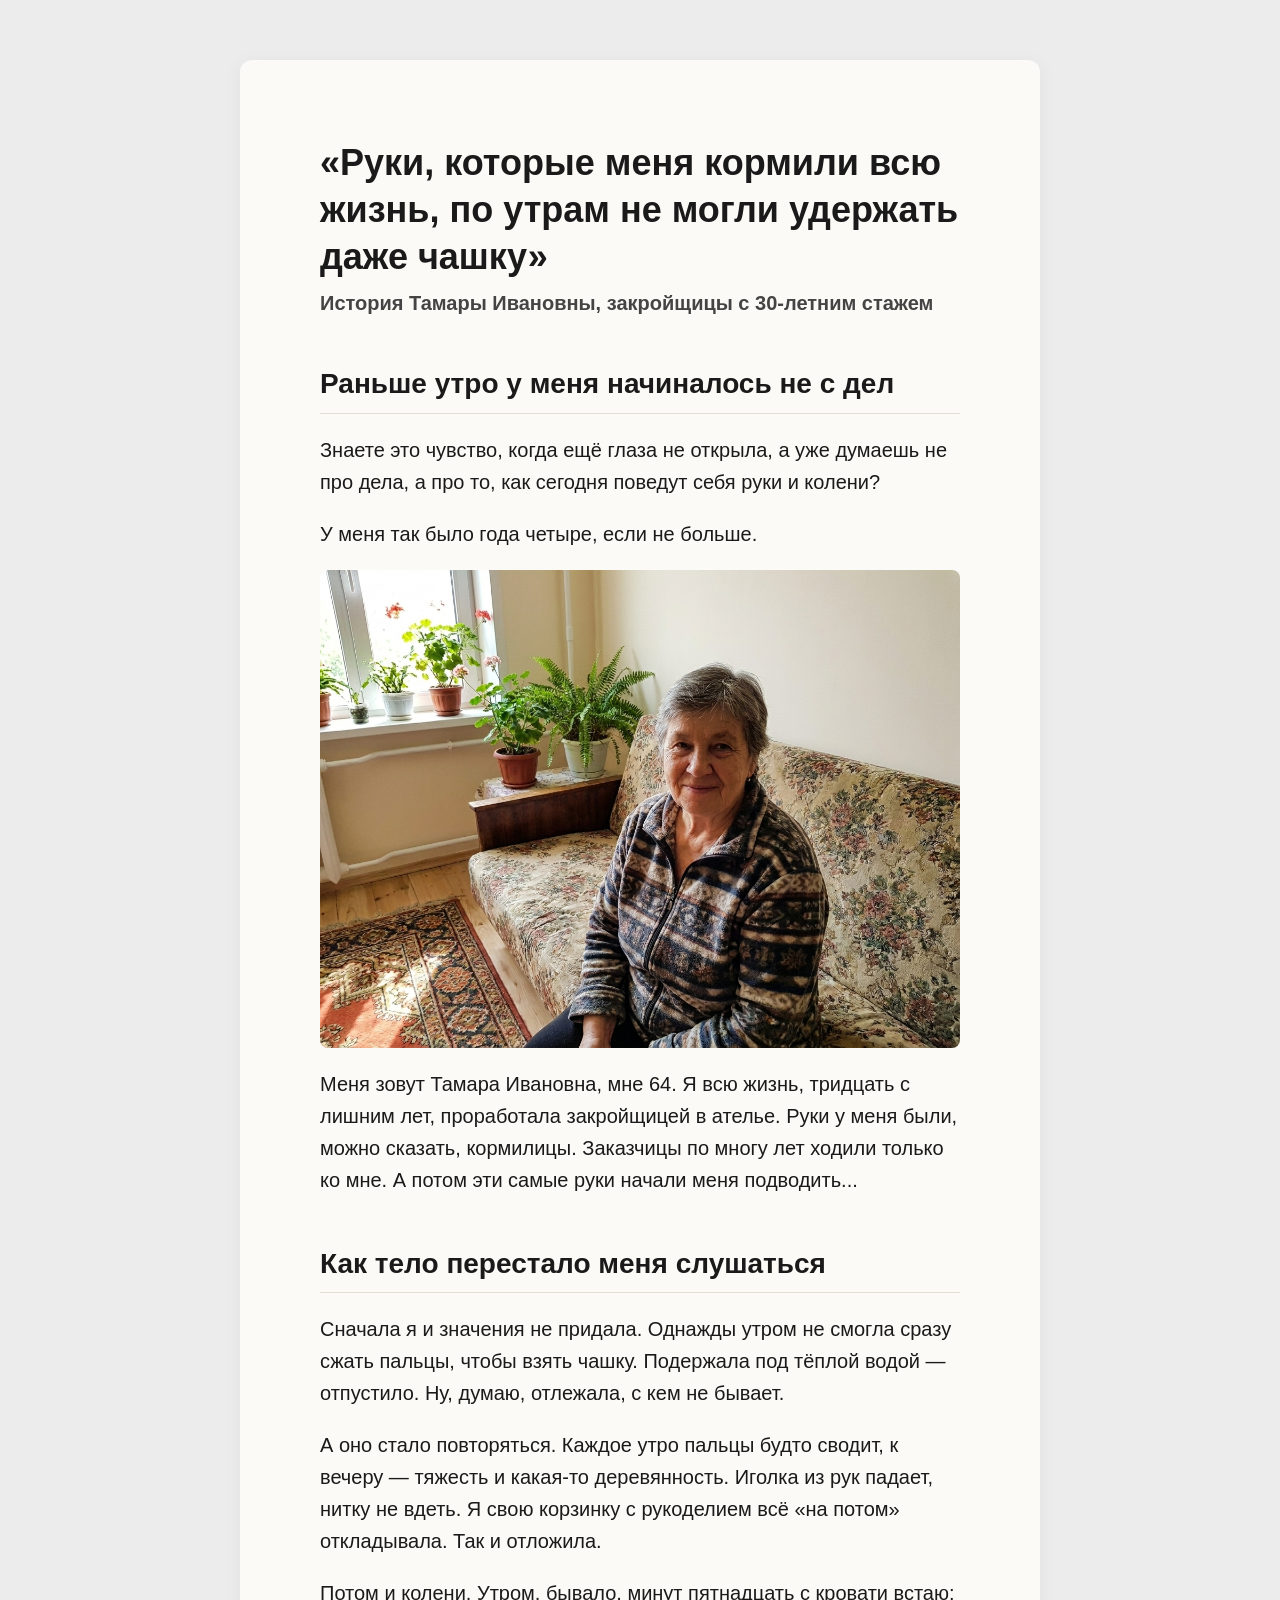
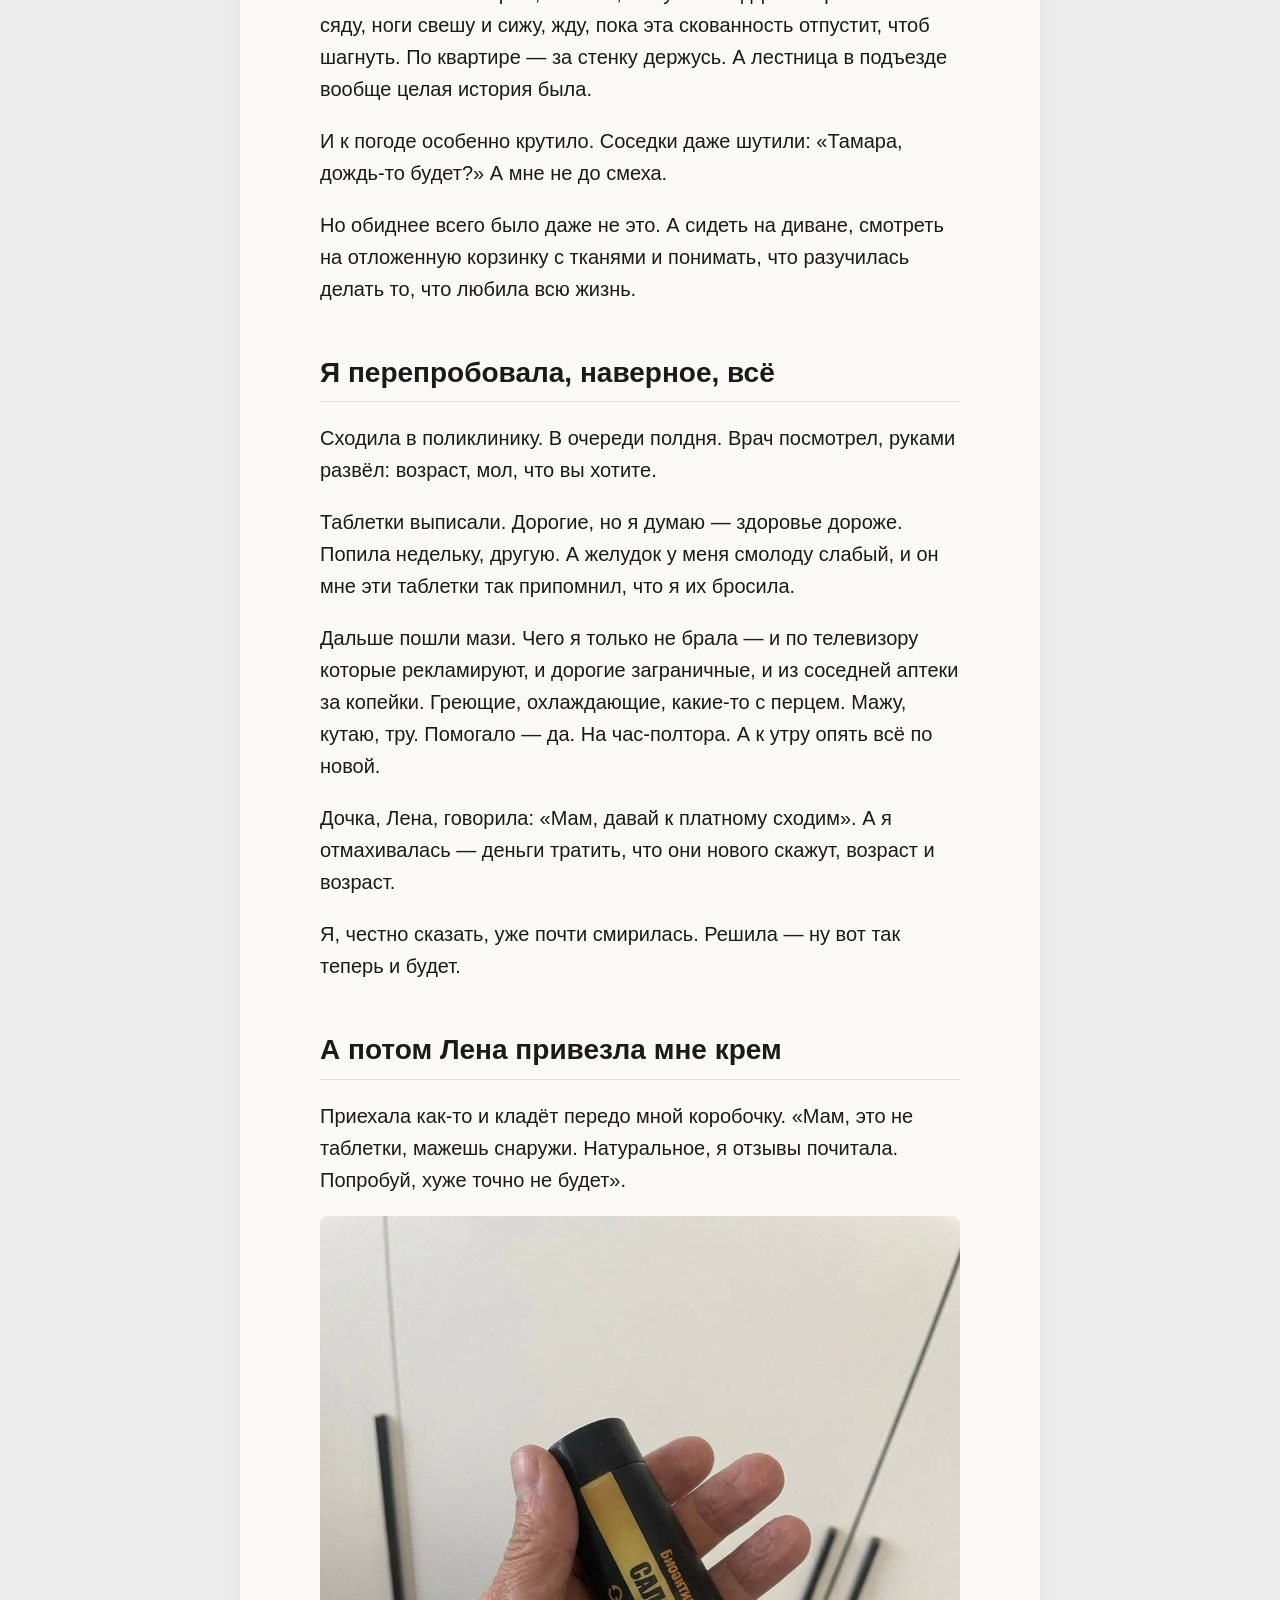
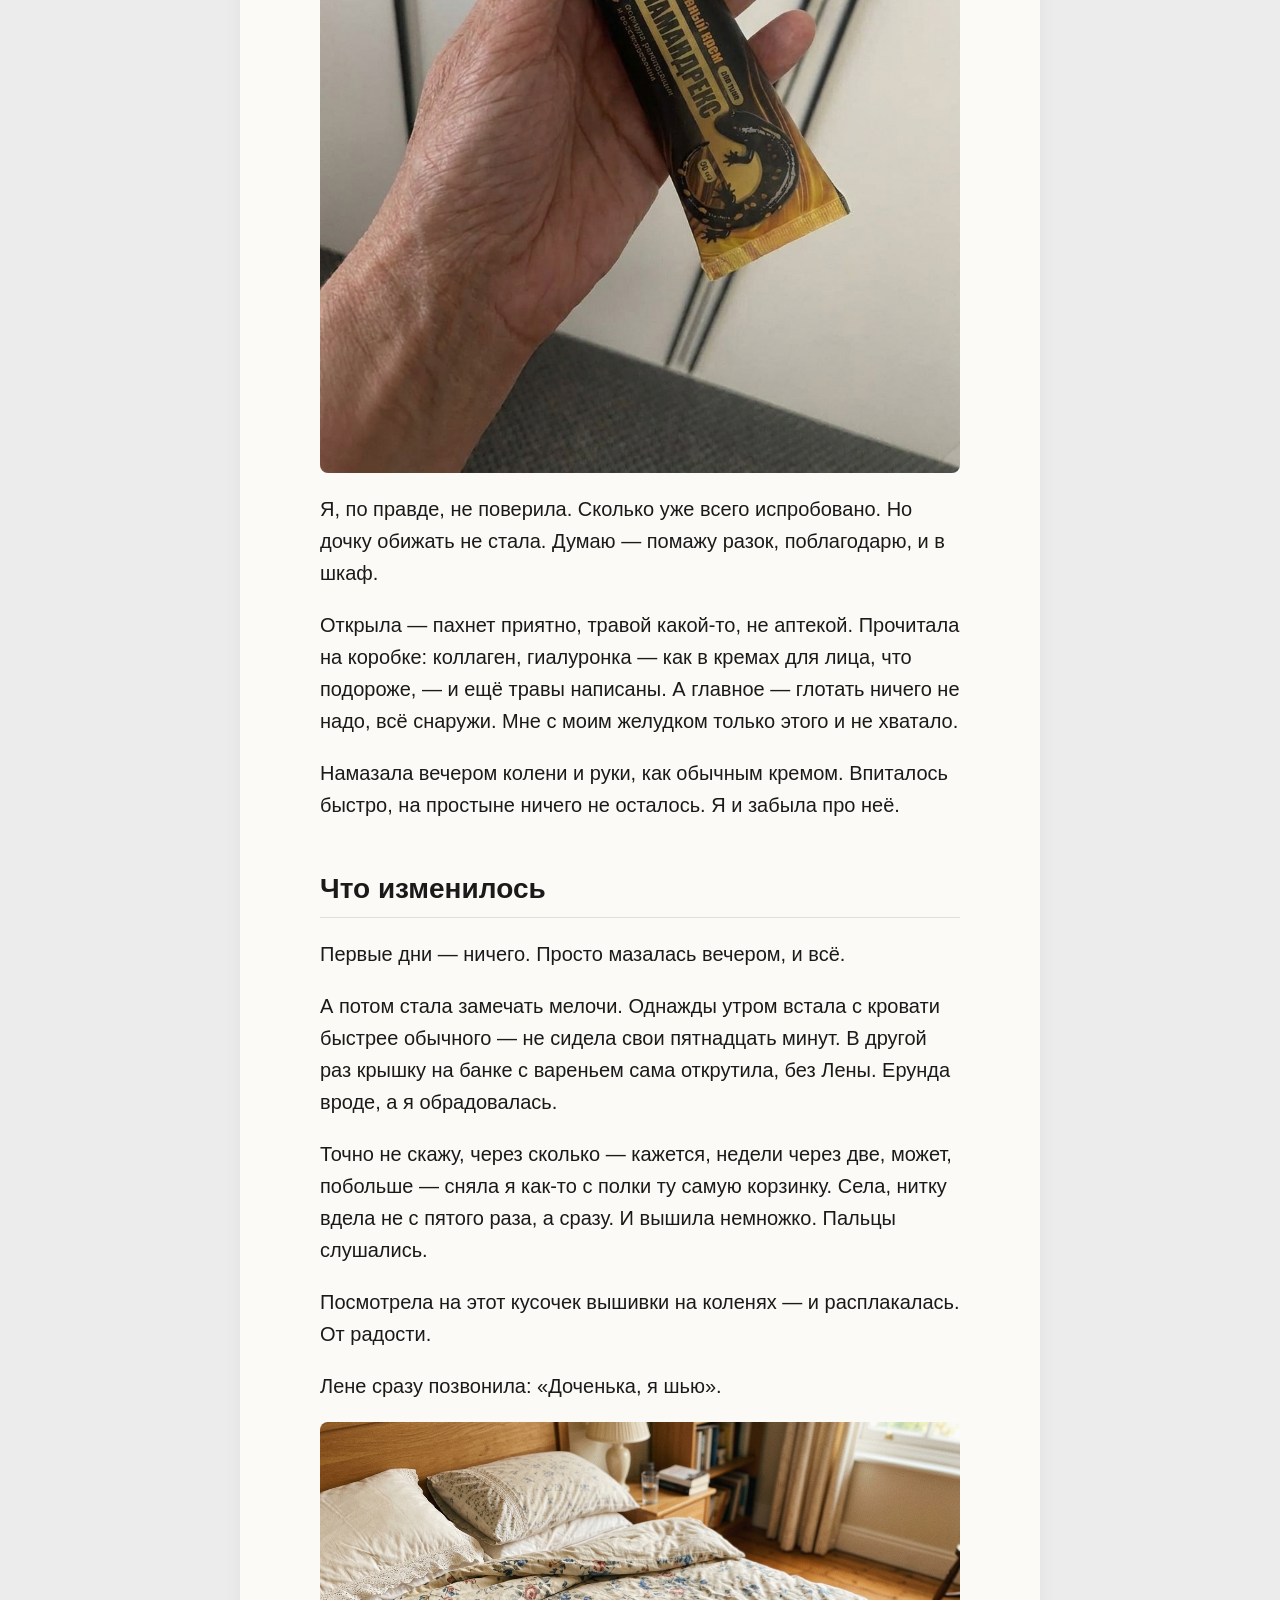
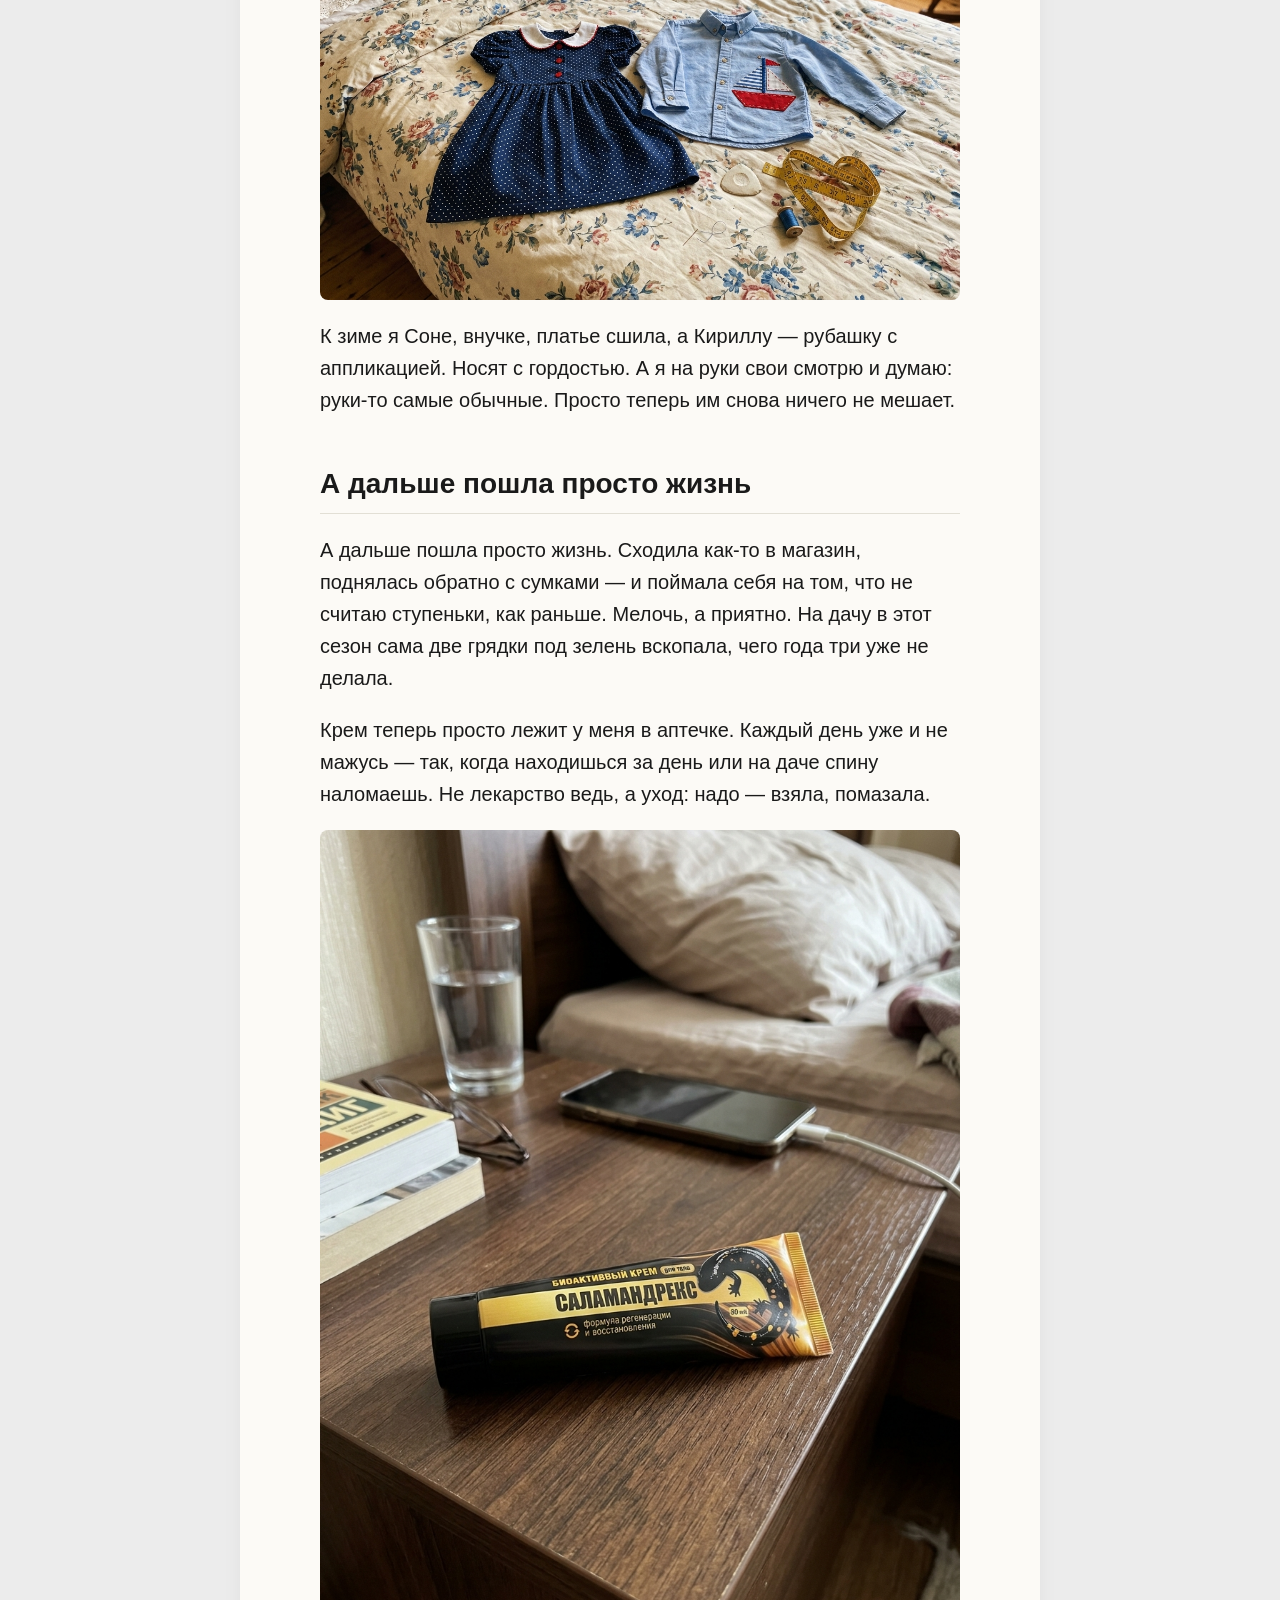
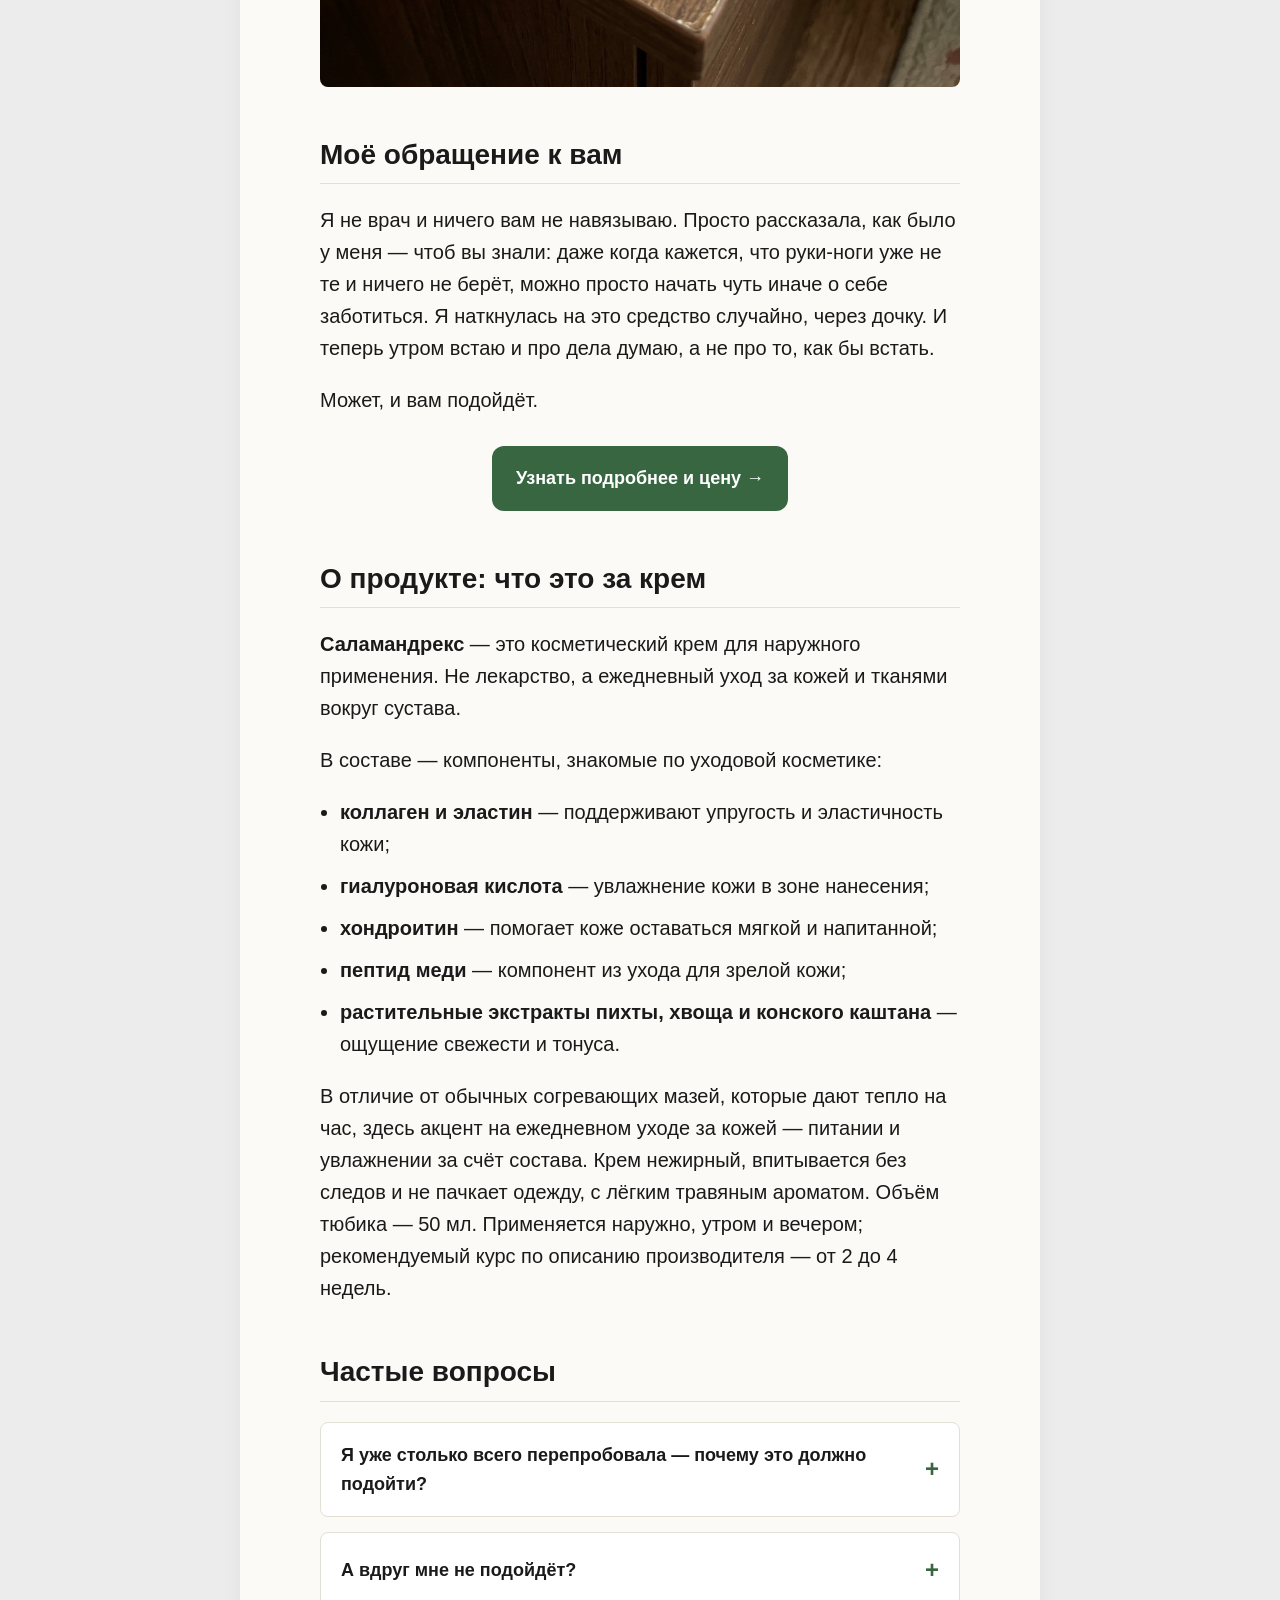
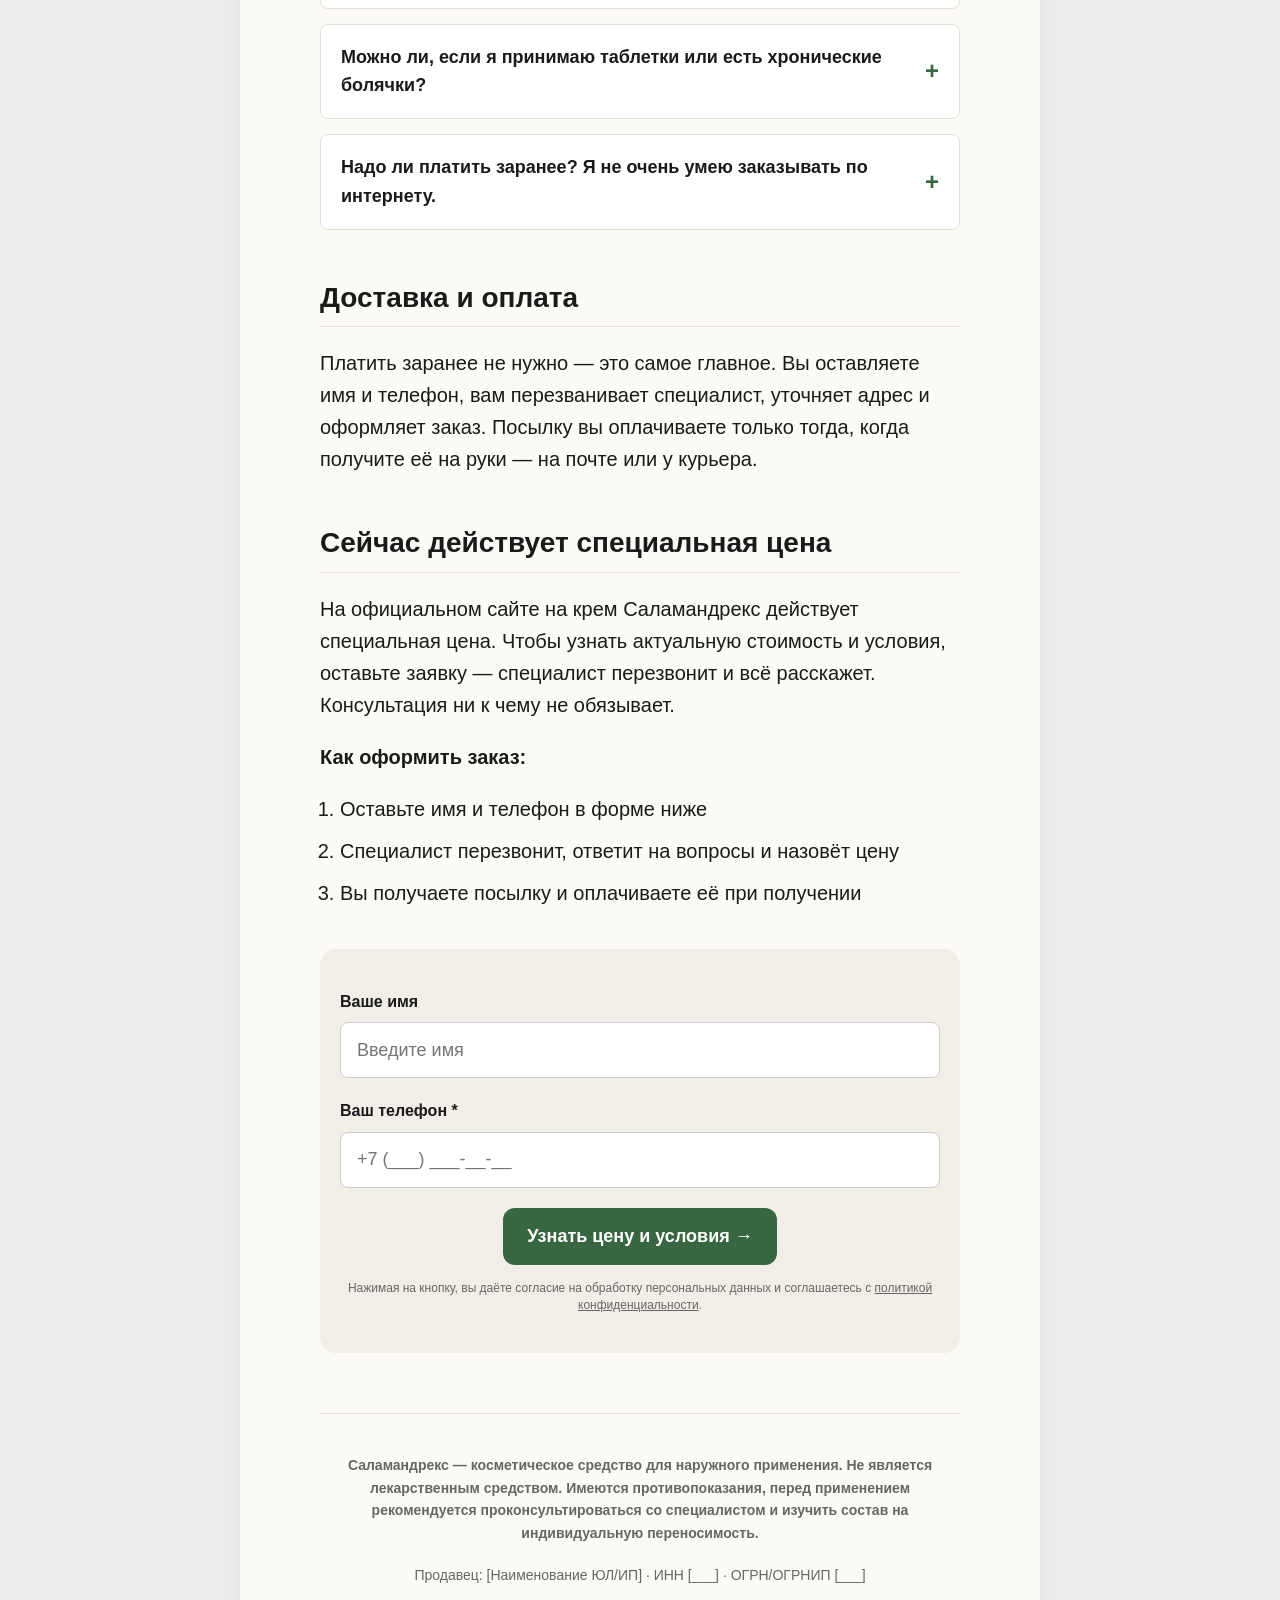
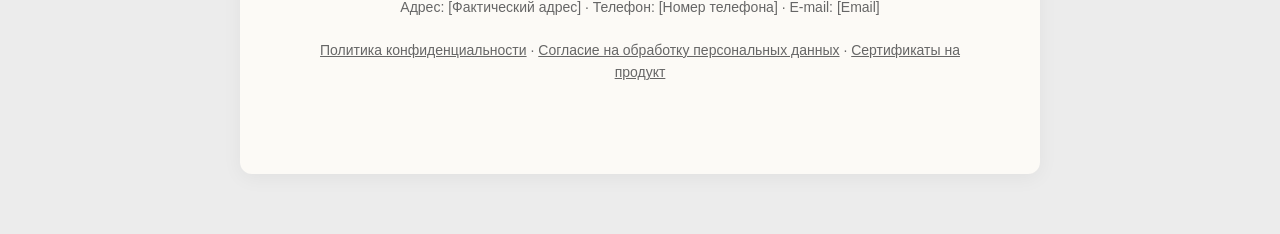
<file: index.html>
<!DOCTYPE html>
<html lang="ru">
<head>
    <meta charset="UTF-8">
    <meta name="viewport" content="width=device-width, initial-scale=1.0">
    <title>История Тамары Ивановны | Саламандрекс</title>
    <link rel="stylesheet" href="style.css">
</head>
<body>

<div class="container">
    <header>
        <h1>«Руки, которые меня кормили всю жизнь, по утрам не могли удержать даже чашку»</h1>
        <h3>История Тамары Ивановны, закройщицы с 30-летним стажем</h3>
    </header>
    
    <div class="first-screen-end"></div>

    <main>
        <section>
            <h2>Раньше утро у меня начиналось не с дел</h2>
            <p>Знаете это чувство, когда ещё глаза не открыла, а уже думаешь не про дела, а про то, как сегодня поведут себя руки и колени?</p>
            <p>У меня так было года четыре, если не больше.</p>
            
            <img src="img/1.jpeg" alt="Руки за работой" loading="lazy">
            
            <p>Меня зовут Тамара Ивановна, мне 64. Я всю жизнь, тридцать с лишним лет, проработала закройщицей в ателье. Руки у меня были, можно сказать, кормилицы. Заказчицы по многу лет ходили только ко мне. А потом эти самые руки начали меня подводить...</p>
        </section>

        <section>
            <h2>Как тело перестало меня слушаться</h2>
            <p>Сначала я и значения не придала. Однажды утром не смогла сразу сжать пальцы, чтобы взять чашку. Подержала под тёплой водой — отпустило. Ну, думаю, отлежала, с кем не бывает.</p>
            <p>А оно стало повторяться. Каждое утро пальцы будто сводит, к вечеру — тяжесть и какая-то деревянность. Иголка из рук падает, нитку не вдеть. Я свою корзинку с рукоделием всё «на потом» откладывала. Так и отложила.</p>
            <p>Потом и колени. Утром, бывало, минут пятнадцать с кровати встаю: сяду, ноги свешу и сижу, жду, пока эта скованность отпустит, чтоб шагнуть. По квартире — за стенку держусь. А лестница в подъезде вообще целая история была.</p>
            <p>И к погоде особенно крутило. Соседки даже шутили: «Тамара, дождь-то будет?» А мне не до смеха.</p>
            <p>Но обиднее всего было даже не это. А сидеть на диване, смотреть на отложенную корзинку с тканями и понимать, что разучилась делать то, что любила всю жизнь.</p>
        </section>

        <section>
            <h2>Я перепробовала, наверное, всё</h2>
            <p>Сходила в поликлинику. В очереди полдня. Врач посмотрел, руками развёл: возраст, мол, что вы хотите.</p>
            <p>Таблетки выписали. Дорогие, но я думаю — здоровье дороже. Попила недельку, другую. А желудок у меня смолоду слабый, и он мне эти таблетки так припомнил, что я их бросила.</p>
            <p>Дальше пошли мази. Чего я только не брала — и по телевизору которые рекламируют, и дорогие заграничные, и из соседней аптеки за копейки. Греющие, охлаждающие, какие-то с перцем. Мажу, кутаю, тру. Помогало — да. На час-полтора. А к утру опять всё по новой.</p>
            <p>Дочка, Лена, говорила: «Мам, давай к платному сходим». А я отмахивалась — деньги тратить, что они нового скажут, возраст и возраст.</p>
            <p>Я, честно сказать, уже почти смирилась. Решила — ну вот так теперь и будет.</p>
        </section>

        <section>
            <h2>А потом Лена привезла мне крем</h2>
            <p>Приехала как-то и кладёт передо мной коробочку. «Мам, это не таблетки, мажешь снаружи. Натуральное, я отзывы почитала. Попробуй, хуже точно не будет».</p>
            
            <img src="img/2.jpeg" alt="Крем Саламандрекс" loading="lazy">
            
            <p>Я, по правде, не поверила. Сколько уже всего испробовано. Но дочку обижать не стала. Думаю — помажу разок, поблагодарю, и в шкаф.</p>
            <p>Открыла — пахнет приятно, травой какой-то, не аптекой. Прочитала на коробке: коллаген, гиалуронка — как в кремах для лица, что подороже, — и ещё травы написаны. А главное — глотать ничего не надо, всё снаружи. Мне с моим желудком только этого и не хватало.</p>
            <p>Намазала вечером колени и руки, как обычным кремом. Впиталось быстро, на простыне ничего не осталось. Я и забыла про неё.</p>
        </section>

        <section>
            <h2>Что изменилось</h2>
            <p>Первые дни — ничего. Просто мазалась вечером, и всё.</p>
            <p>А потом стала замечать мелочи. Однажды утром встала с кровати быстрее обычного — не сидела свои пятнадцать минут. В другой раз крышку на банке с вареньем сама открутила, без Лены. Ерунда вроде, а я обрадовалась.</p>
            <p>Точно не скажу, через сколько — кажется, недели через две, может, побольше — сняла я как-то с полки ту самую корзинку. Села, нитку вдела не с пятого раза, а сразу. И вышила немножко. Пальцы слушались.</p>
            <p>Посмотрела на этот кусочек вышивки на коленях — и расплакалась. От радости.</p>
            <p>Лене сразу позвонила: «Доченька, я шью».</p>
            
            <img src="img/3.jpeg" alt="Вышивка" loading="lazy">
            
            <p>К зиме я Соне, внучке, платье сшила, а Кириллу — рубашку с аппликацией. Носят с гордостью. А я на руки свои смотрю и думаю: руки-то самые обычные. Просто теперь им снова ничего не мешает.</p>
        </section>

        <section>
            <h2>А дальше пошла просто жизнь</h2>
            <p>А дальше пошла просто жизнь. Сходила как-то в магазин, поднялась обратно с сумками — и поймала себя на том, что не считаю ступеньки, как раньше. Мелочь, а приятно. На дачу в этот сезон сама две грядки под зелень вскопала, чего года три уже не делала.</p>
            <p>Крем теперь просто лежит у меня в аптечке. Каждый день уже и не мажусь — так, когда находишься за день или на даче спину наломаешь. Не лекарство ведь, а уход: надо — взяла, помазала.</p>
            
            <img src="img/4.jpeg" alt="Отдых на даче" loading="lazy">
        </section>

        <section>
            <h2>Моё обращение к вам</h2>
            <p>Я не врач и ничего вам не навязываю. Просто рассказала, как было у меня — чтоб вы знали: даже когда кажется, что руки-ноги уже не те и ничего не берёт, можно просто начать чуть иначе о себе заботиться. Я наткнулась на это средство случайно, через дочку. И теперь утром встаю и про дела думаю, а не про то, как бы встать.</p>
            <p>Может, и вам подойдёт.</p>
            
            <div class="btn-wrapper">
                <a href="#order-form" class="btn scroll-to-form">Узнать подробнее и цену →</a>
            </div>
        </section>

        <section>
            <h2>О продукте: что это за крем</h2>
            <p><strong>Саламандрекс</strong> — это косметический крем для наружного применения. Не лекарство, а ежедневный уход за кожей и тканями вокруг сустава.</p>
            <p>В составе — компоненты, знакомые по уходовой косметике:</p>
            <ul>
                <li><strong>коллаген и эластин</strong> — поддерживают упругость и эластичность кожи;</li>
                <li><strong>гиалуроновая кислота</strong> — увлажнение кожи в зоне нанесения;</li>
                <li><strong>хондроитин</strong> — помогает коже оставаться мягкой и напитанной;</li>
                <li><strong>пептид меди</strong> — компонент из ухода для зрелой кожи;</li>
                <li><strong>растительные экстракты пихты, хвоща и конского каштана</strong> — ощущение свежести и тонуса.</li>
            </ul>
            <p>В отличие от обычных согревающих мазей, которые дают тепло на час, здесь акцент на ежедневном уходе за кожей — питании и увлажнении за счёт состава. Крем нежирный, впитывается без следов и не пачкает одежду, с лёгким травяным ароматом. Объём тюбика — 50 мл. Применяется наружно, утром и вечером; рекомендуемый курс по описанию производителя — от 2 до 4 недель.</p>
        </section>

        <section>
            <h2>Частые вопросы</h2>
            
            <div class="faq-item">
                <div class="faq-question">Я уже столько всего перепробовала — почему это должно подойти?</div>
                <div class="faq-answer">
                    <p>Раньше вы, скорее всего, пробовали средства для разового облегчения. Здесь другая логика — это ежедневный уход, который работает не сразу и только на регулярности.</p>
                </div>
            </div>
            
            <div class="faq-item">
                <div class="faq-question">А вдруг мне не подойдёт?</div>
                <div class="faq-answer">
                    <p>Перед первым применением сделайте простой тест: нанесите капельку на сгиб локтя или запястье и подождите минут двадцать. Если кожа спокойна — можно пользоваться. Если появилось покраснение или зуд — значит, какой-то компонент не подходит, и применение лучше прекратить.</p>
                </div>
            </div>

            <div class="faq-item">
                <div class="faq-question">Можно ли, если я принимаю таблетки или есть хронические болячки?</div>
                <div class="faq-answer">
                    <p>Крем наносится только на кожу и внутрь не принимается, поэтому желудок он не нагружает, как таблетки. Но если у вас есть хронические состояния или аллергия на травы и эфирные масла — перед применением посоветуйтесь со своим врачом и изучите состав.</p>
                </div>
            </div>

            <div class="faq-item">
                <div class="faq-question">Надо ли платить заранее? Я не очень умею заказывать по интернету.</div>
                <div class="faq-answer">
                    <p>Ничего сложного и никакой предоплаты. Вы оставляете только имя и телефон, вам перезванивает специалист и всё оформляет сам. Платите потом, когда посылка придёт, — прямо при получении.</p>
                </div>
            </div>
        </section>

        <section>
            <h2>Доставка и оплата</h2>
            <p>Платить заранее не нужно — это самое главное. Вы оставляете имя и телефон, вам перезванивает специалист, уточняет адрес и оформляет заказ. Посылку вы оплачиваете только тогда, когда получите её на руки — на почте или у курьера.</p>
        </section>

        <section>
            <h2>Сейчас действует специальная цена</h2>
            <p>На официальном сайте на крем Саламандрекс действует специальная цена. Чтобы узнать актуальную стоимость и условия, оставьте заявку — специалист перезвонит и всё расскажет. Консультация ни к чему не обязывает.</p>
            <p><strong>Как оформить заказ:</strong></p>
            <ol style="padding-left: 20px; margin-bottom: 20px;">
                <li style="margin-bottom: 10px;">Оставьте имя и телефон в форме ниже</li>
                <li style="margin-bottom: 10px;">Специалист перезвонит, ответит на вопросы и назовёт цену</li>
                <li style="margin-bottom: 10px;">Вы получаете посылку и оплачиваете её при получении</li>
            </ol>
        </section>

        <section id="order-form" class="form-section">
            <form id="main-form">
                <div class="form-group">
                    <label for="name">Ваше имя</label>
                    <input type="text" id="name" name="name" placeholder="Введите имя">
                </div>
                <div class="form-group">
                    <label for="phone">Ваш телефон *</label>
                    <input type="tel" id="phone" name="phone" placeholder="+7 (___) ___-__-__" required>
                    <div id="phone-error" class="error-message">Пожалуйста, введите корректный номер телефона</div>
                </div>
                
                <button type="submit" class="btn">Узнать цену и условия →</button>
                
                <div class="consent-text">
                    Нажимая на кнопку, вы даёте согласие на обработку персональных данных и соглашаетесь с <a href="policy.html" target="_blank">политикой конфиденциальности</a>.
                </div>
            </form>
        </section>
    </main>

    <footer>
        <p class="disclaimer"><strong>Саламандрекс</strong> — косметическое средство для наружного применения. Не является лекарственным средством. Имеются противопоказания, перед применением рекомендуется проконсультироваться со специалистом и изучить состав на индивидуальную переносимость.</p>
        
        <p>Продавец: [Наименование ЮЛ/ИП] · ИНН [___] · ОГРН/ОГРНИП [___]</p>
        <p>Адрес: [Фактический адрес] · Телефон: [Номер телефона] · E-mail: [Email]</p>
        
        <p style="margin-top: 20px;">
            <a href="policy.html" target="_blank">Политика конфиденциальности</a> · 
            <a href="policy.html" target="_blank">Согласие на обработку персональных данных</a> · 
            <a href="#" target="_blank">Сертификаты на продукт</a>
        </p>
    </footer>
</div>

<div class="sticky-btn-wrapper">
    <a href="#order-form" class="btn scroll-to-form">Узнать цену и условия →</a>
</div>

<script src="script.js"></script>
</body>
</html>
</file>
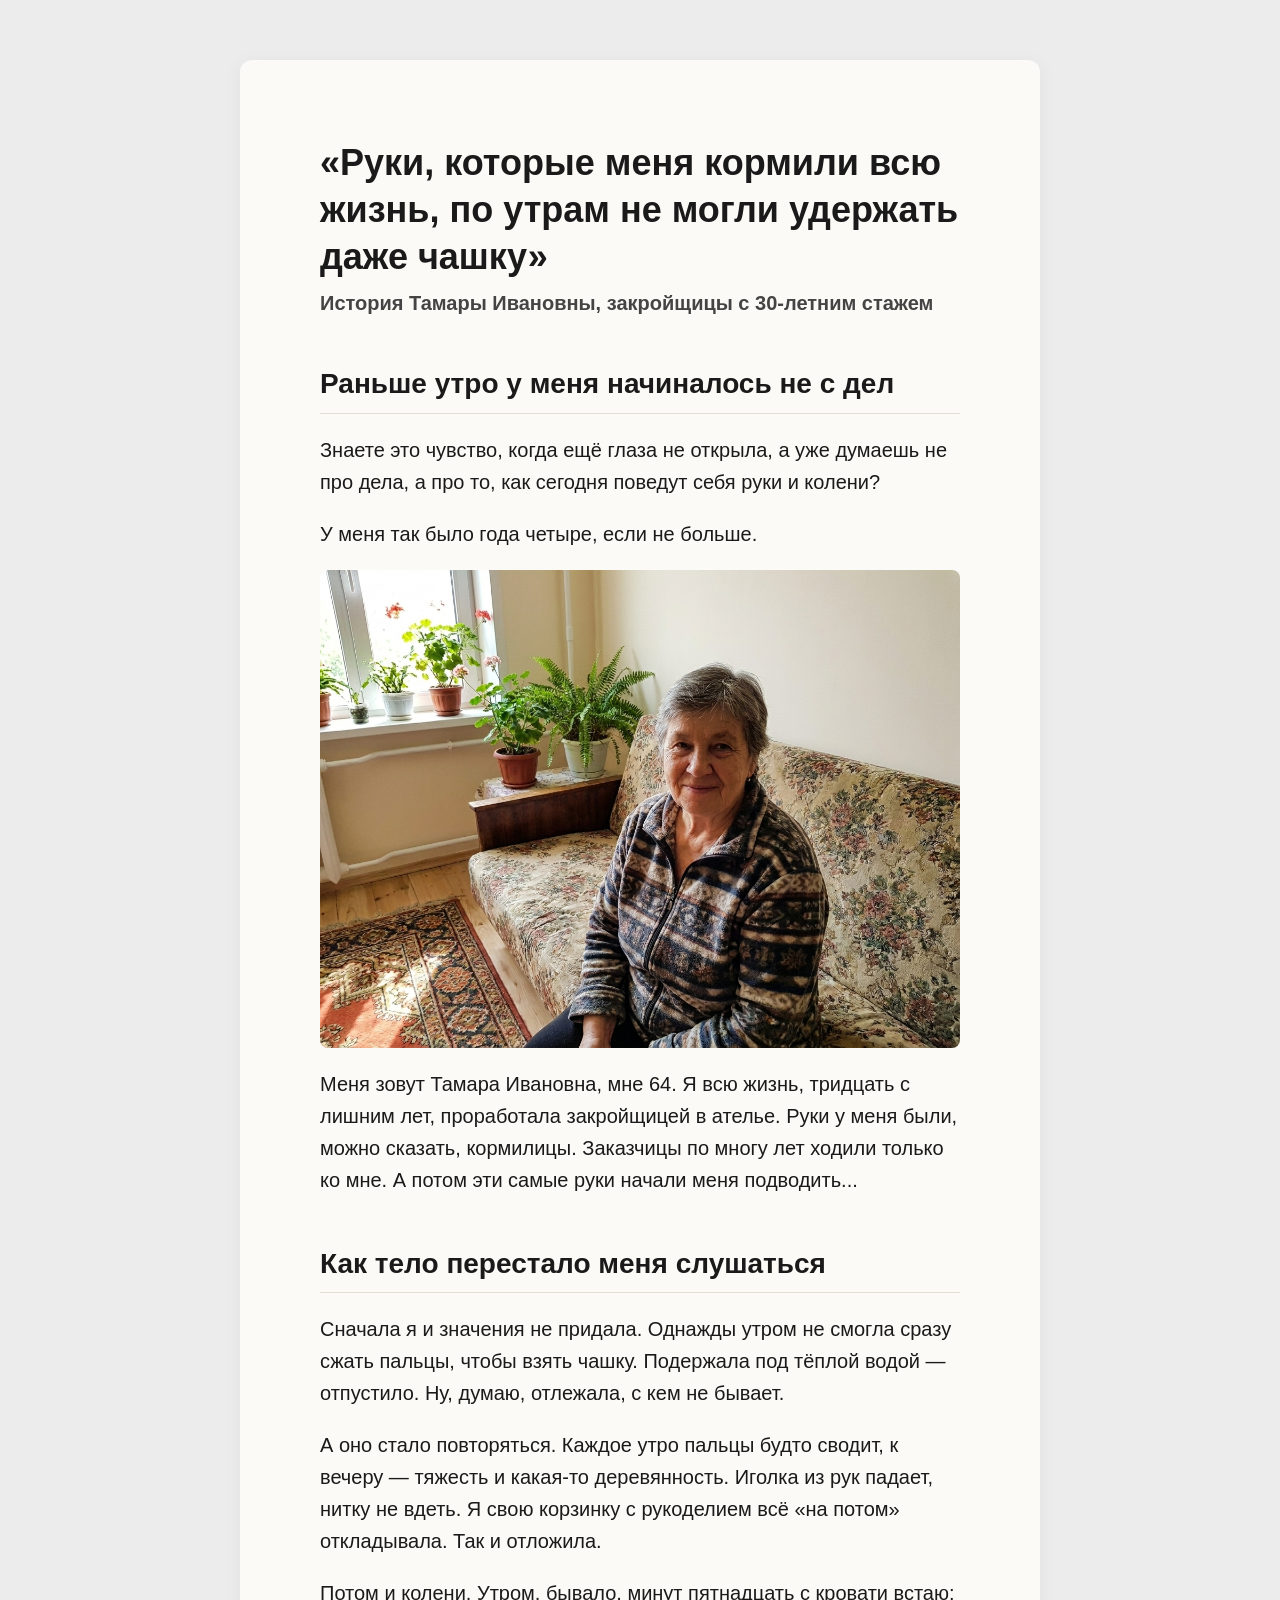
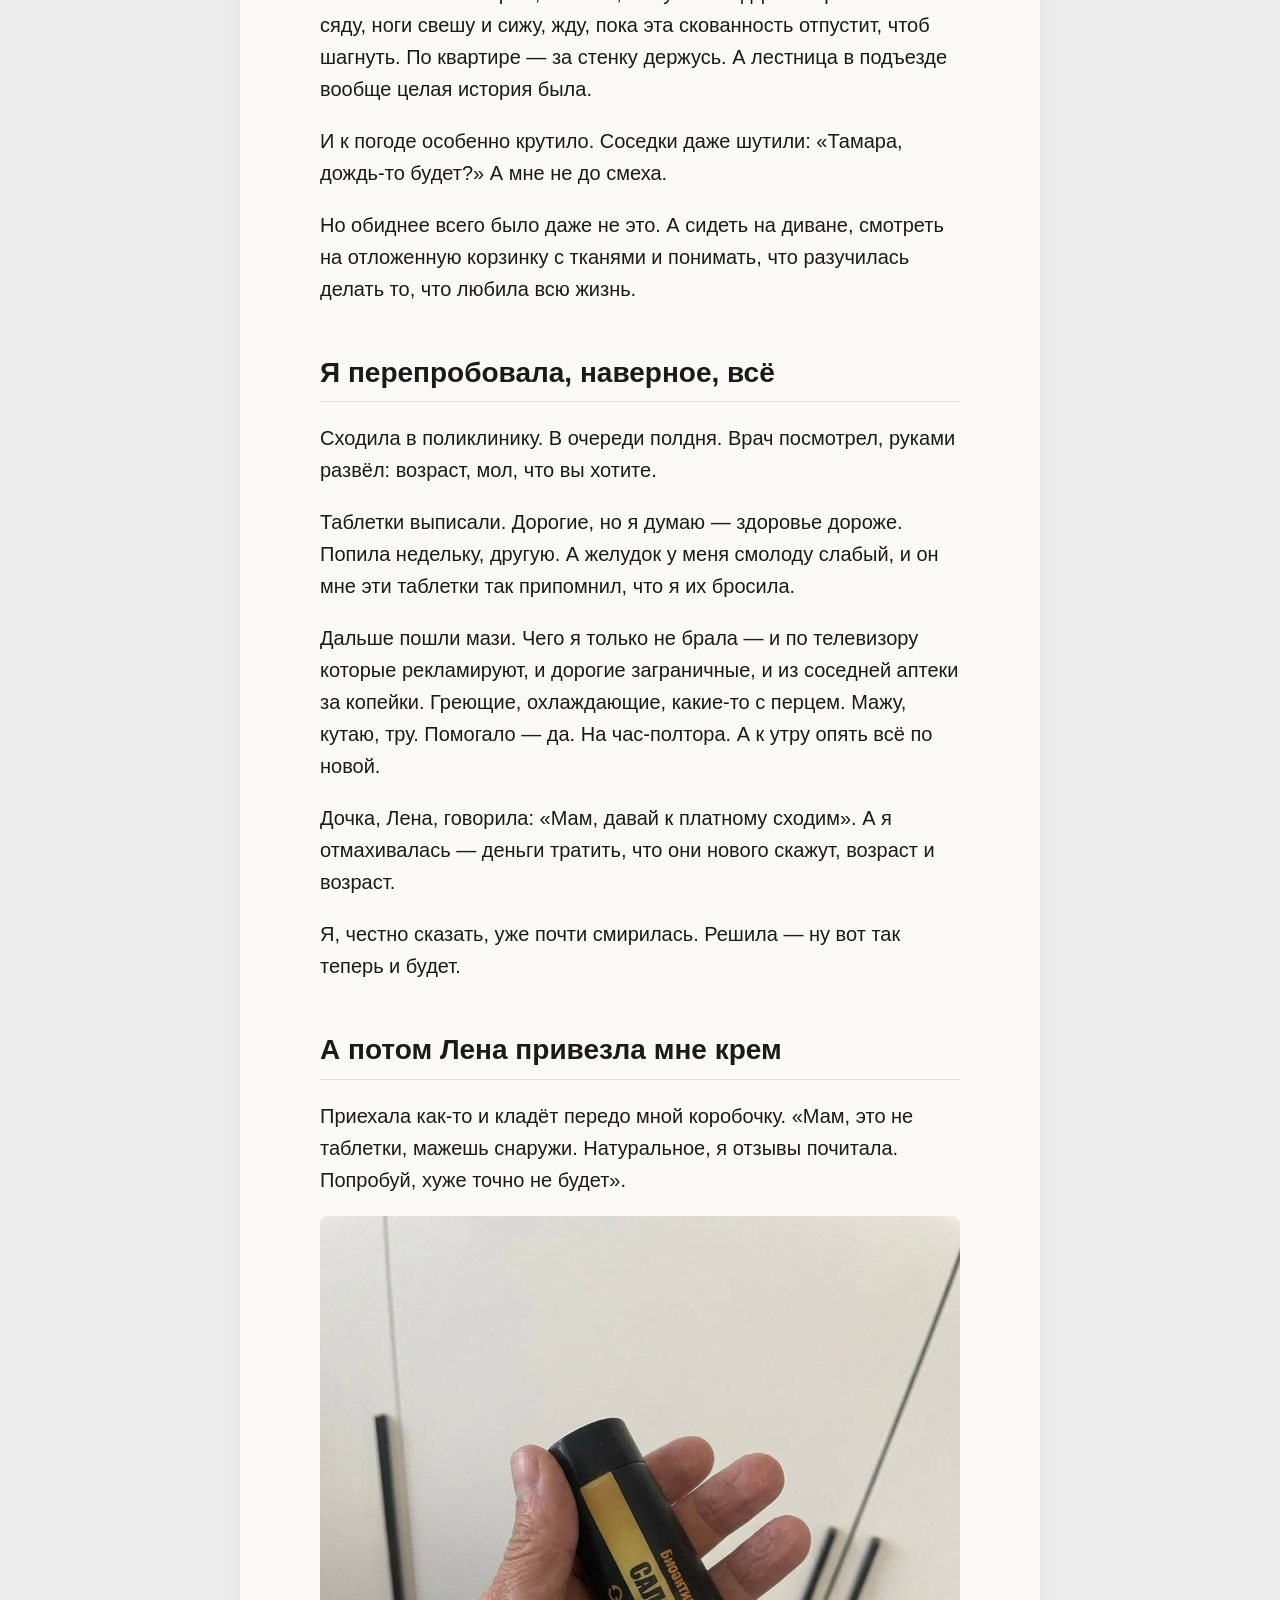
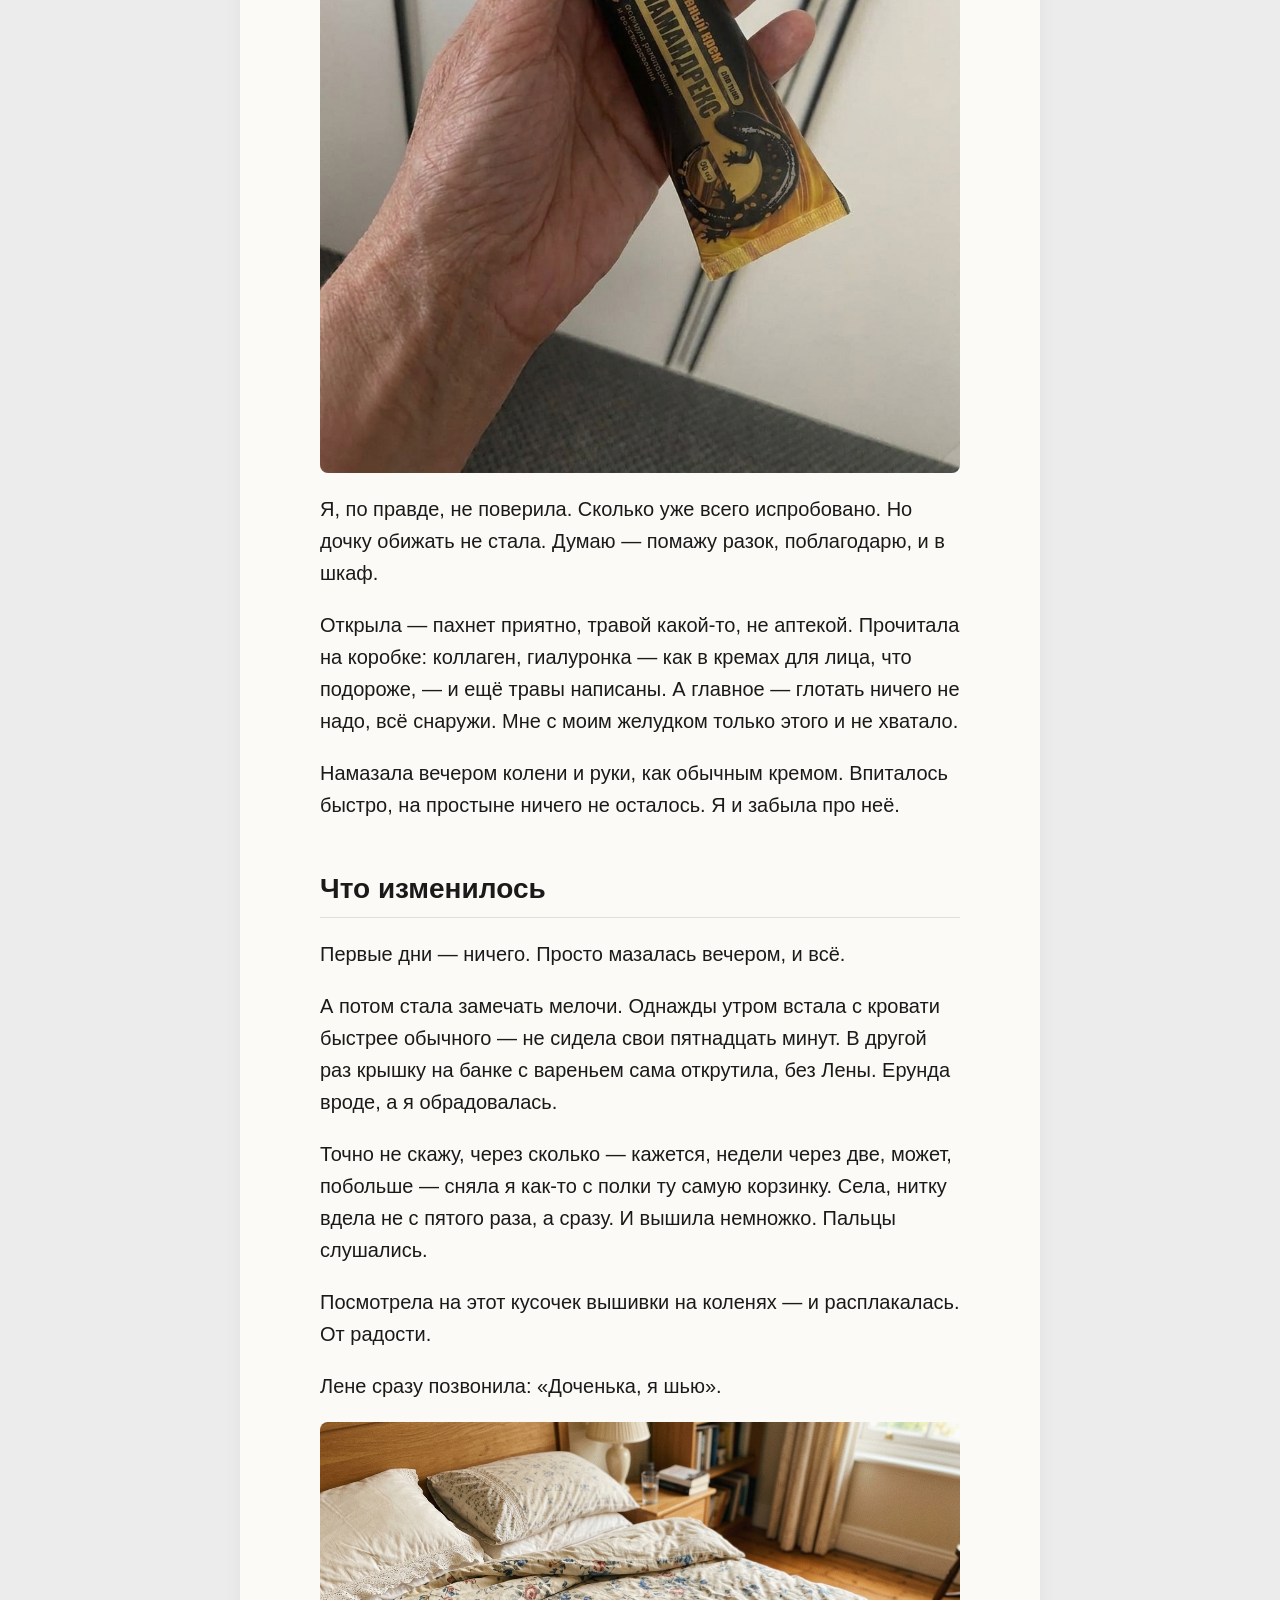
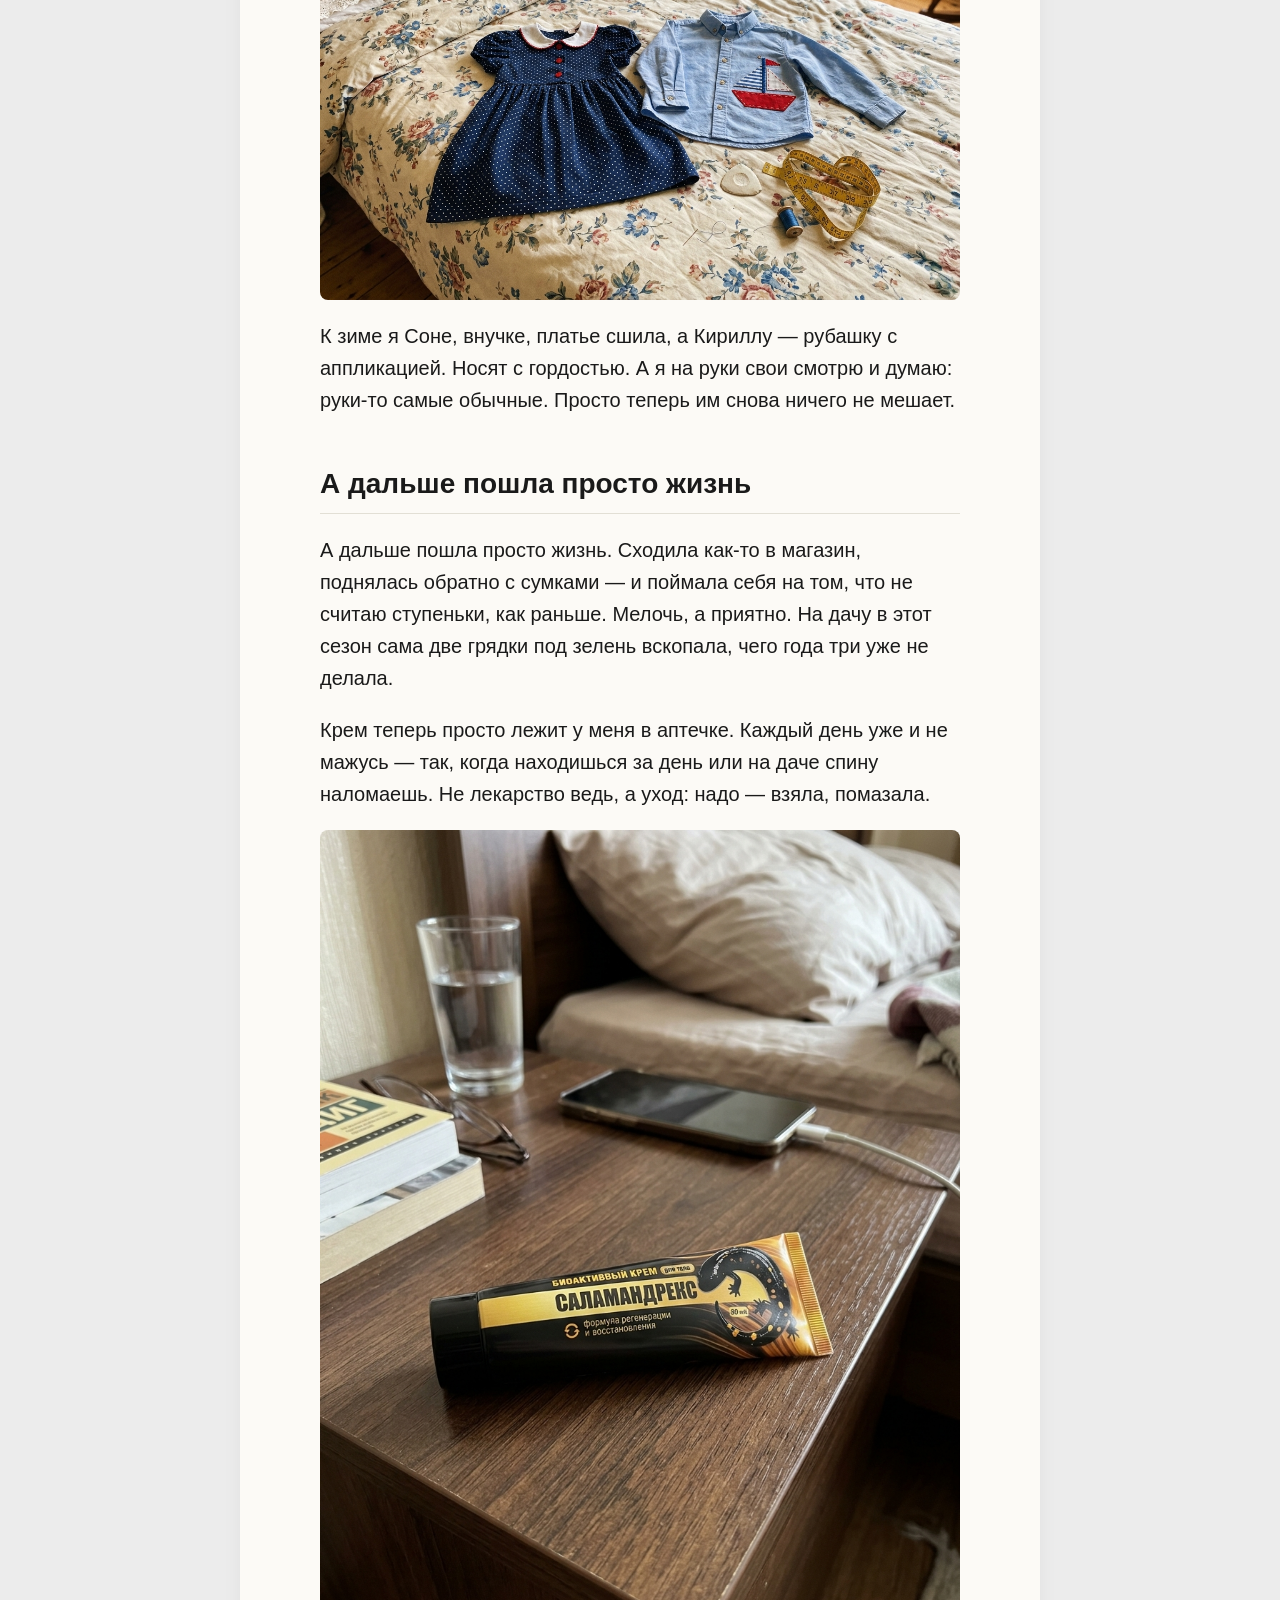
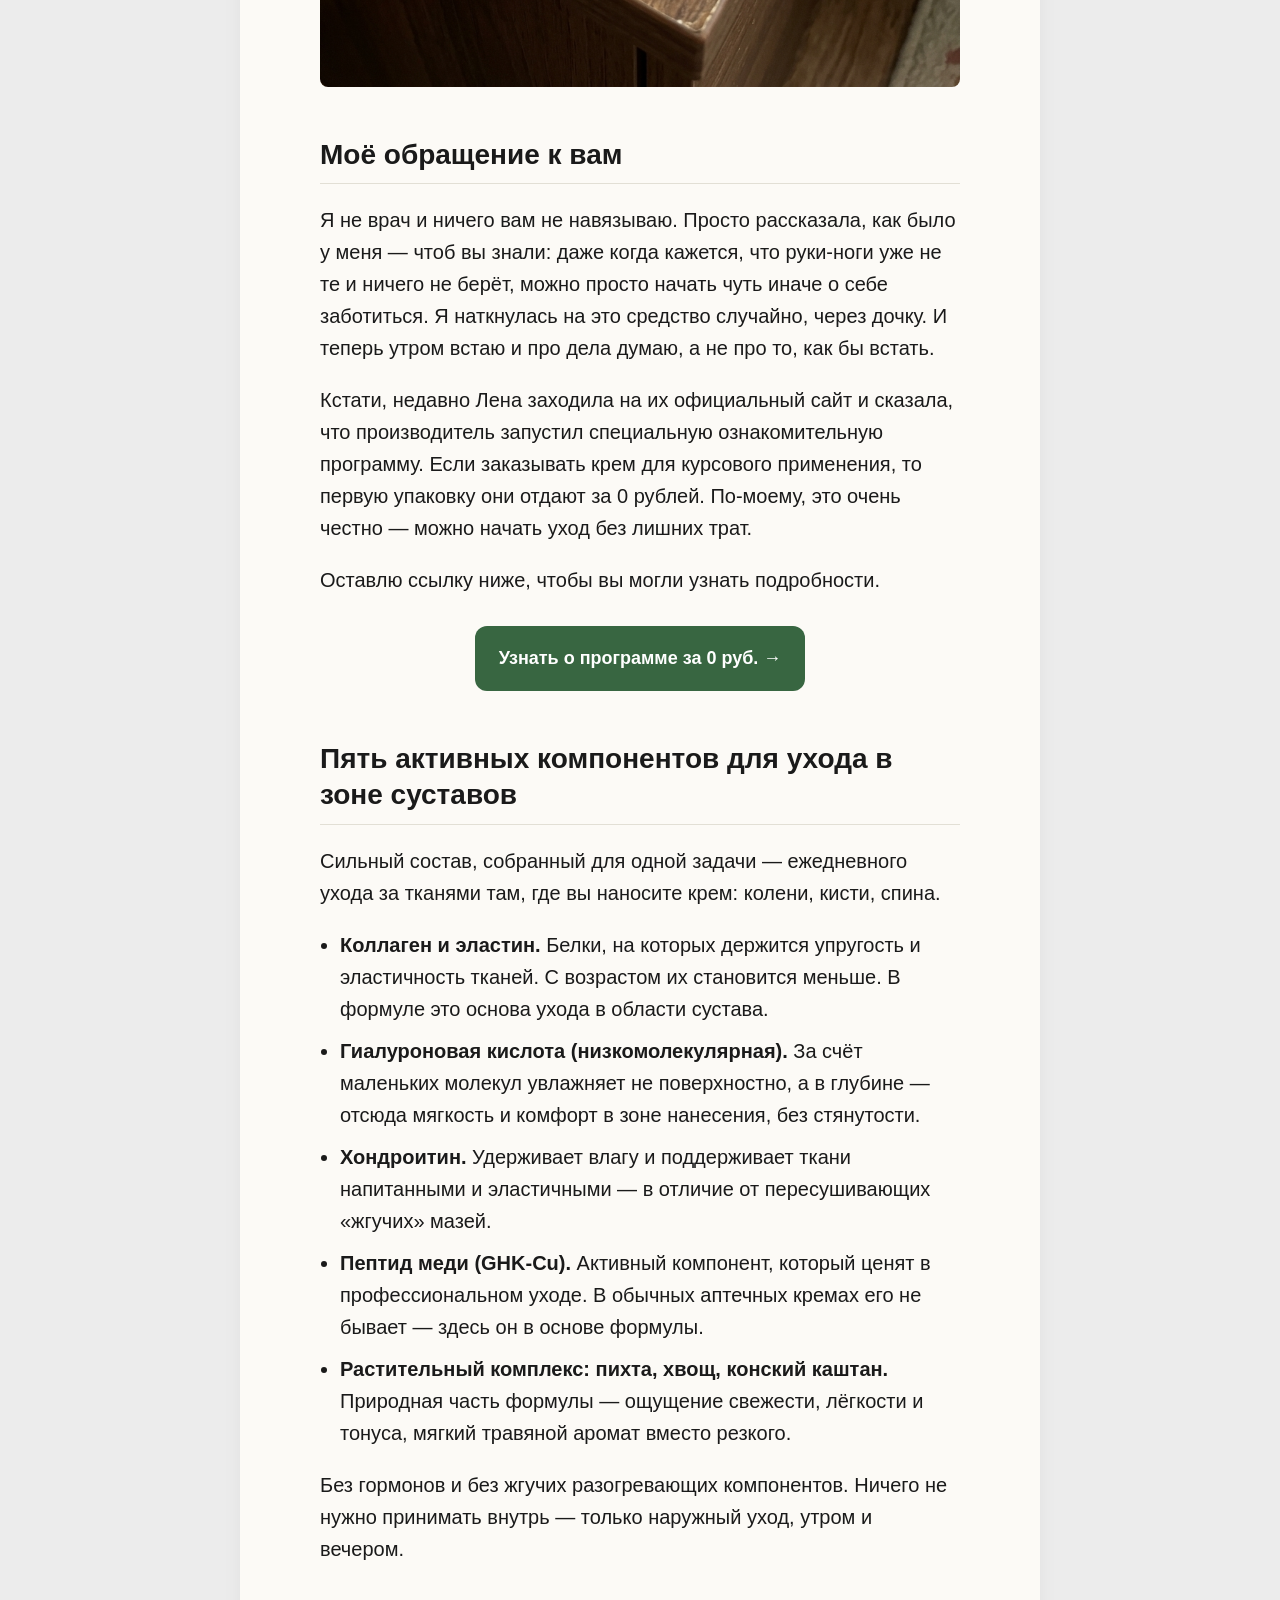
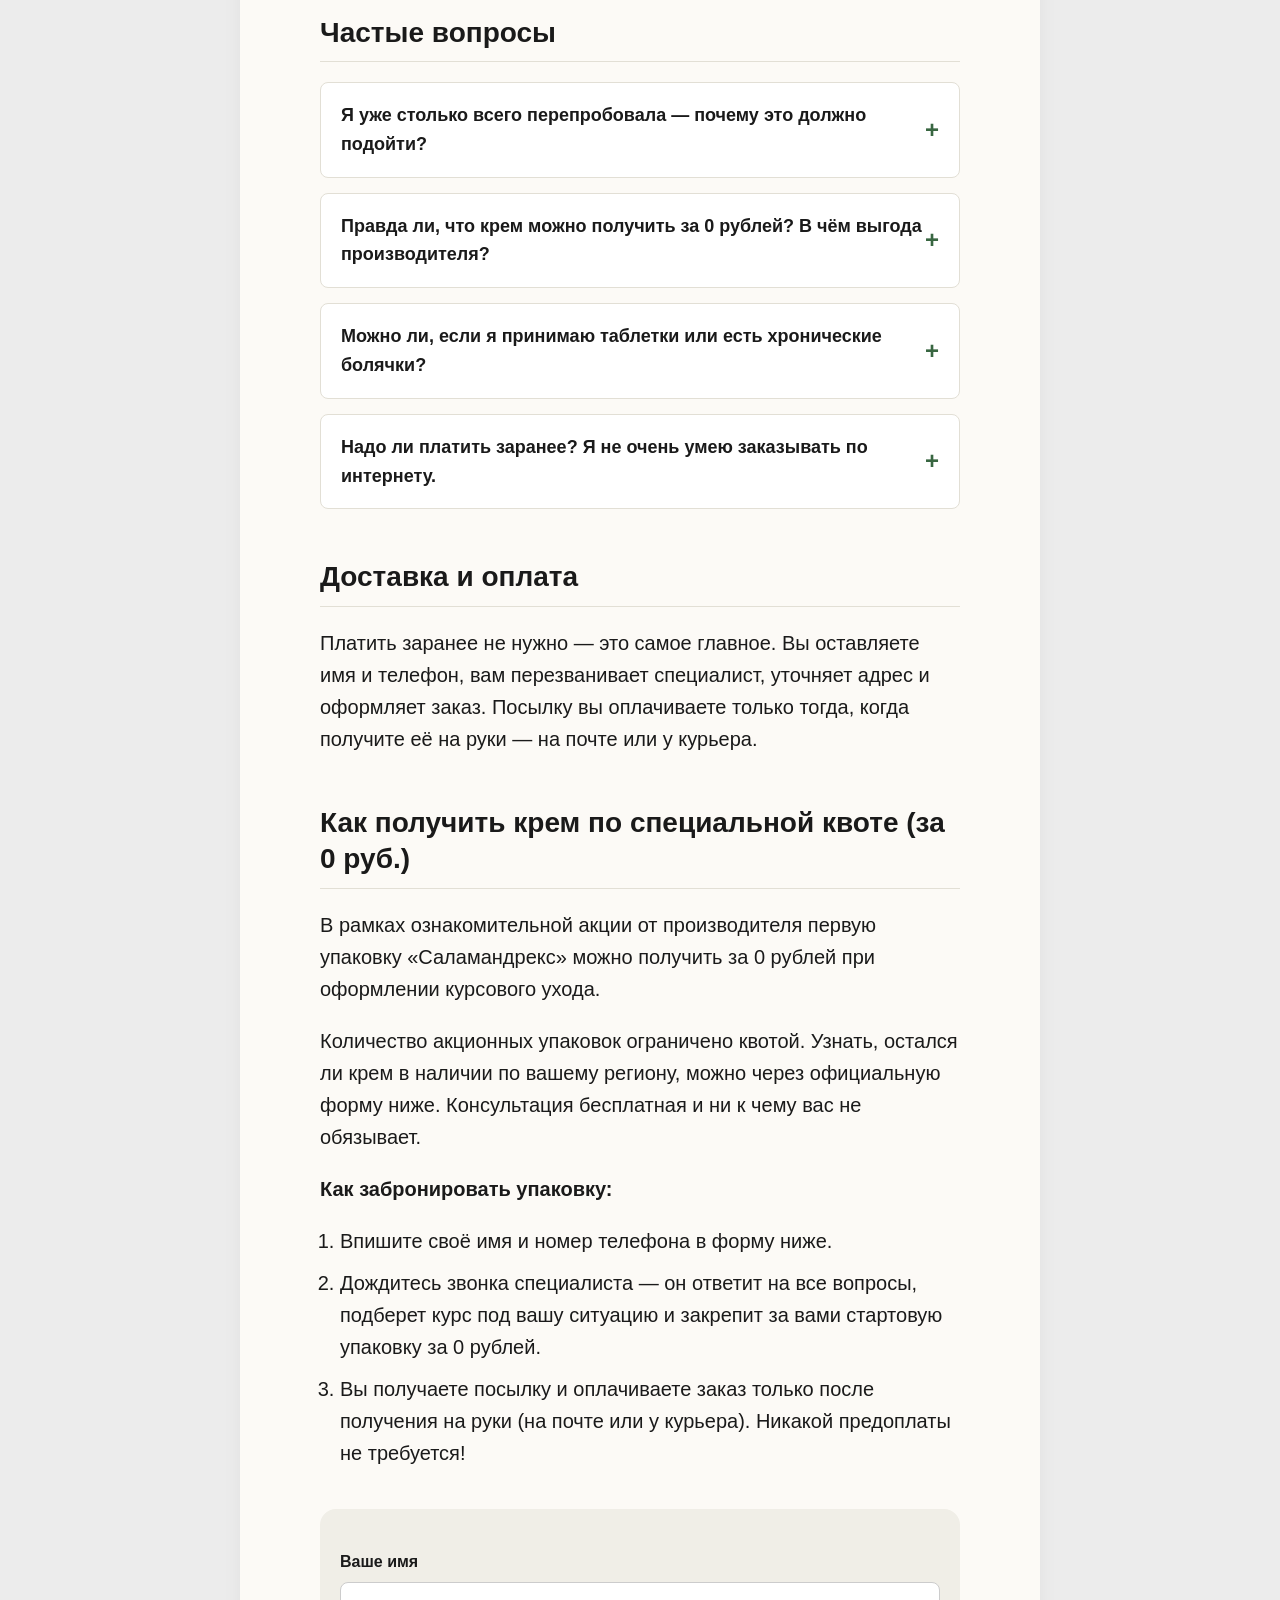
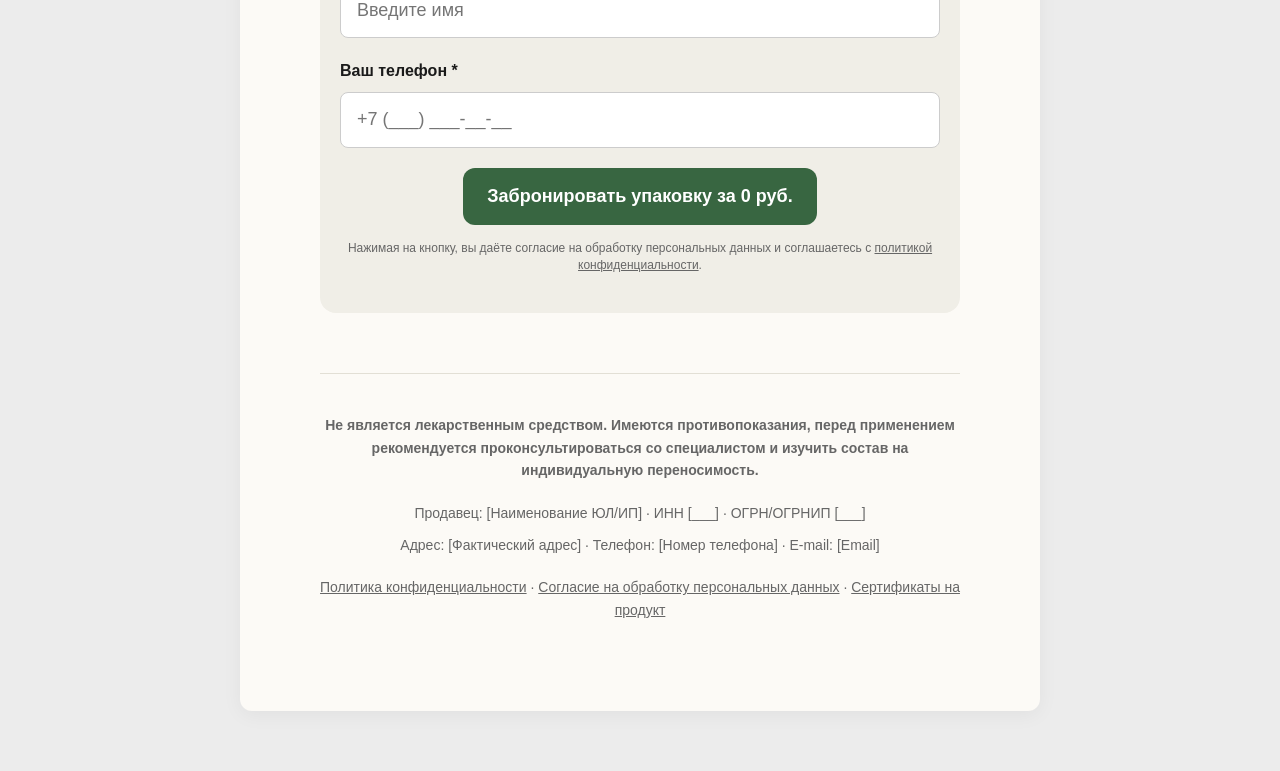
<file: index2.html>
<!DOCTYPE html>
<html lang="ru">
<head>
    <meta charset="UTF-8">
    <meta name="viewport" content="width=device-width, initial-scale=1.0">
    <title>История Тамары Ивановны | Саламандрекс</title>
    <link rel="stylesheet" href="style.css">
</head>
<body>

<div class="container">
    <header>
        <h1>«Руки, которые меня кормили всю жизнь, по утрам не могли удержать даже чашку»</h1>
        <h3>История Тамары Ивановны, закройщицы с 30-летним стажем</h3>
    </header>
    
    <div class="first-screen-end"></div>

    <main>
        <section>
            <h2>Раньше утро у меня начиналось не с дел</h2>
            <p>Знаете это чувство, когда ещё глаза не открыла, а уже думаешь не про дела, а про то, как сегодня поведут себя руки и колени?</p>
            <p>У меня так было года четыре, если не больше.</p>
            
            <img src="img/1.jpeg" alt="Руки за работой" loading="lazy">
            
            <p>Меня зовут Тамара Ивановна, мне 64. Я всю жизнь, тридцать с лишним лет, проработала закройщицей в ателье. Руки у меня были, можно сказать, кормилицы. Заказчицы по многу лет ходили только ко мне. А потом эти самые руки начали меня подводить...</p>
        </section>

        <section>
            <h2>Как тело перестало меня слушаться</h2>
            <p>Сначала я и значения не придала. Однажды утром не смогла сразу сжать пальцы, чтобы взять чашку. Подержала под тёплой водой — отпустило. Ну, думаю, отлежала, с кем не бывает.</p>
            <p>А оно стало повторяться. Каждое утро пальцы будто сводит, к вечеру — тяжесть и какая-то деревянность. Иголка из рук падает, нитку не вдеть. Я свою корзинку с рукоделием всё «на потом» откладывала. Так и отложила.</p>
            <p>Потом и колени. Утром, бывало, минут пятнадцать с кровати встаю: сяду, ноги свешу и сижу, жду, пока эта скованность отпустит, чтоб шагнуть. По квартире — за стенку держусь. А лестница в подъезде вообще целая история была.</p>
            <p>И к погоде особенно крутило. Соседки даже шутили: «Тамара, дождь-то будет?» А мне не до смеха.</p>
            <p>Но обиднее всего было даже не это. А сидеть на диване, смотреть на отложенную корзинку с тканями и понимать, что разучилась делать то, что любила всю жизнь.</p>
        </section>

        <section>
            <h2>Я перепробовала, наверное, всё</h2>
            <p>Сходила в поликлинику. В очереди полдня. Врач посмотрел, руками развёл: возраст, мол, что вы хотите.</p>
            <p>Таблетки выписали. Дорогие, но я думаю — здоровье дороже. Попила недельку, другую. А желудок у меня смолоду слабый, и он мне эти таблетки так припомнил, что я их бросила.</p>
            <p>Дальше пошли мази. Чего я только не брала — и по телевизору которые рекламируют, и дорогие заграничные, и из соседней аптеки за копейки. Греющие, охлаждающие, какие-то с перцем. Мажу, кутаю, тру. Помогало — да. На час-полтора. А к утру опять всё по новой.</p>
            <p>Дочка, Лена, говорила: «Мам, давай к платному сходим». А я отмахивалась — деньги тратить, что они нового скажут, возраст и возраст.</p>
            <p>Я, честно сказать, уже почти смирилась. Решила — ну вот так теперь и будет.</p>
        </section>

        <section>
            <h2>А потом Лена привезла мне крем</h2>
            <p>Приехала как-то и кладёт передо мной коробочку. «Мам, это не таблетки, мажешь снаружи. Натуральное, я отзывы почитала. Попробуй, хуже точно не будет».</p>
            
            <img src="img/2.jpeg" alt="Крем Саламандрекс" loading="lazy">
            
            <p>Я, по правде, не поверила. Сколько уже всего испробовано. Но дочку обижать не стала. Думаю — помажу разок, поблагодарю, и в шкаф.</p>
            <p>Открыла — пахнет приятно, травой какой-то, не аптекой. Прочитала на коробке: коллаген, гиалуронка — как в кремах для лица, что подороже, — и ещё травы написаны. А главное — глотать ничего не надо, всё снаружи. Мне с моим желудком только этого и не хватало.</p>
            <p>Намазала вечером колени и руки, как обычным кремом. Впиталось быстро, на простыне ничего не осталось. Я и забыла про неё.</p>
        </section>

        <section>
            <h2>Что изменилось</h2>
            <p>Первые дни — ничего. Просто мазалась вечером, и всё.</p>
            <p>А потом стала замечать мелочи. Однажды утром встала с кровати быстрее обычного — не сидела свои пятнадцать минут. В другой раз крышку на банке с вареньем сама открутила, без Лены. Ерунда вроде, а я обрадовалась.</p>
            <p>Точно не скажу, через сколько — кажется, недели через две, может, побольше — сняла я как-то с полки ту самую корзинку. Села, нитку вдела не с пятого раза, а сразу. И вышила немножко. Пальцы слушались.</p>
            <p>Посмотрела на этот кусочек вышивки на коленях — и расплакалась. От радости.</p>
            <p>Лене сразу позвонила: «Доченька, я шью».</p>
            
            <img src="img/3.jpeg" alt="Вышивка" loading="lazy">
            
            <p>К зиме я Соне, внучке, платье сшила, а Кириллу — рубашку с аппликацией. Носят с гордостью. А я на руки свои смотрю и думаю: руки-то самые обычные. Просто теперь им снова ничего не мешает.</p>
        </section>

        <section>
            <h2>А дальше пошла просто жизнь</h2>
            <p>А дальше пошла просто жизнь. Сходила как-то в магазин, поднялась обратно с сумками — и поймала себя на том, что не считаю ступеньки, как раньше. Мелочь, а приятно. На дачу в этот сезон сама две грядки под зелень вскопала, чего года три уже не делала.</p>
            <p>Крем теперь просто лежит у меня в аптечке. Каждый день уже и не мажусь — так, когда находишься за день или на даче спину наломаешь. Не лекарство ведь, а уход: надо — взяла, помазала.</p>
            
            <img src="img/4.jpeg" alt="Отдых на даче" loading="lazy">
        </section>

        <section>
            <h2>Моё обращение к вам</h2>
            <p>Я не врач и ничего вам не навязываю. Просто рассказала, как было у меня — чтоб вы знали: даже когда кажется, что руки-ноги уже не те и ничего не берёт, можно просто начать чуть иначе о себе заботиться. Я наткнулась на это средство случайно, через дочку. И теперь утром встаю и про дела думаю, а не про то, как бы встать.</p>
            <p>Кстати, недавно Лена заходила на их официальный сайт и сказала, что производитель запустил специальную ознакомительную программу. Если заказывать крем для курсового применения, то первую упаковку они отдают за 0 рублей. По-моему, это очень честно — можно начать уход без лишних трат.</p>
            <p>Оставлю ссылку ниже, чтобы вы могли узнать подробности.</p>
            
            <div class="btn-wrapper">
                <a href="#order-form" class="btn scroll-to-form">Узнать о программе за 0 руб. →</a>
            </div>
        </section>

        <section>
            <h2>Пять активных компонентов для ухода в зоне суставов</h2>
            <p>Сильный состав, собранный для одной задачи — ежедневного ухода за тканями там, где вы наносите крем: колени, кисти, спина.</p>
            <ul>
                <li><strong>Коллаген и эластин.</strong> Белки, на которых держится упругость и эластичность тканей. С возрастом их становится меньше. В формуле это основа ухода в области сустава.</li>
                <li><strong>Гиалуроновая кислота (низкомолекулярная).</strong> За счёт маленьких молекул увлажняет не поверхностно, а в глубине — отсюда мягкость и комфорт в зоне нанесения, без стянутости.</li>
                <li><strong>Хондроитин.</strong> Удерживает влагу и поддерживает ткани напитанными и эластичными — в отличие от пересушивающих «жгучих» мазей.</li>
                <li><strong>Пептид меди (GHK-Cu).</strong> Активный компонент, который ценят в профессиональном уходе. В обычных аптечных кремах его не бывает — здесь он в основе формулы.</li>
                <li><strong>Растительный комплекс: пихта, хвощ, конский каштан.</strong> Природная часть формулы — ощущение свежести, лёгкости и тонуса, мягкий травяной аромат вместо резкого.</li>
            </ul>
            <p>Без гормонов и без жгучих разогревающих компонентов. Ничего не нужно принимать внутрь — только наружный уход, утром и вечером.</p>
        </section>

        <section>
            <h2>Частые вопросы</h2>
            
            <div class="faq-item">
                <div class="faq-question">Я уже столько всего перепробовала — почему это должно подойти?</div>
                <div class="faq-answer">
                    <p>Раньше вы, скорее всего, пробовали средства для разового облегчения. Здесь другая логика — это ежедневный уход, который работает не сразу и только на регулярности.</p>
                </div>
            </div>
            
            <div class="faq-item">
                <div class="faq-question">Правда ли, что крем можно получить за 0 рублей? В чём выгода производителя?</div>
                <div class="faq-answer">
                    <p>Да, сейчас есть такая ознакомительная квота. Уход за суставами требует времени, поэтому первую упаковку дарят при оформлении всего курса. Всё по-честному: вы не переплачиваете на старте, а производитель знает, что довольный человек — это самая надежная реклама. Если крем вернет вам комфорт, вы наверняка порекомендуете его тем, кто тоже мучается с суставами.</p>
                </div>
            </div>

            <div class="faq-item">
                <div class="faq-question">Можно ли, если я принимаю таблетки или есть хронические болячки?</div>
                <div class="faq-answer">
                    <p>Крем наносится только на кожу и внутрь не принимается, поэтому желудок он не нагружает, как таблетки. Но если у вас есть хронические состояния или аллергия на травы и эфирные масла — перед применением посоветуйтесь со своим врачом и изучите состав.</p>
                </div>
            </div>

            <div class="faq-item">
                <div class="faq-question">Надо ли платить заранее? Я не очень умею заказывать по интернету.</div>
                <div class="faq-answer">
                    <p>Ничего сложного и никакой предоплаты. Вы оставляете только имя и телефон, вам перезванивает специалист и всё оформляет сам. Платите потом, когда посылка придёт, — прямо при получении.</p>
                </div>
            </div>
        </section>

        <section>
            <h2>Доставка и оплата</h2>
            <p>Платить заранее не нужно — это самое главное. Вы оставляете имя и телефон, вам перезванивает специалист, уточняет адрес и оформляет заказ. Посылку вы оплачиваете только тогда, когда получите её на руки — на почте или у курьера.</p>
        </section>

        <section>
            <h2>Как получить крем по специальной квоте (за 0 руб.)</h2>
            <p>В рамках ознакомительной акции от производителя первую упаковку «Саламандрекс» можно получить за 0 рублей при оформлении курсового ухода.</p>
            <p>Количество акционных упаковок ограничено квотой. Узнать, остался ли крем в наличии по вашему региону, можно через официальную форму ниже. Консультация бесплатная и ни к чему вас не обязывает.</p>
            <p><strong>Как забронировать упаковку:</strong></p>
            <ol style="padding-left: 20px; margin-bottom: 20px;">
                <li style="margin-bottom: 10px;">Впишите своё имя и номер телефона в форму ниже.</li>
                <li style="margin-bottom: 10px;">Дождитесь звонка специалиста — он ответит на все вопросы, подберет курс под вашу ситуацию и закрепит за вами стартовую упаковку за 0 рублей.</li>
                <li style="margin-bottom: 10px;">Вы получаете посылку и оплачиваете заказ только после получения на руки (на почте или у курьера). Никакой предоплаты не требуется!</li>
            </ol>
        </section>

        <section id="order-form" class="form-section">
            <form id="main-form">
                <div class="form-group">
                    <label for="name">Ваше имя</label>
                    <input type="text" id="name" name="name" placeholder="Введите имя">
                </div>
                <div class="form-group">
                    <label for="phone">Ваш телефон *</label>
                    <input type="tel" id="phone" name="phone" placeholder="+7 (___) ___-__-__" required>
                    <div id="phone-error" class="error-message">Пожалуйста, введите корректный номер телефона</div>
                </div>
                
                <button type="submit" class="btn">Забронировать упаковку за 0 руб.</button>
                
                <div class="consent-text">
                    Нажимая на кнопку, вы даёте согласие на обработку персональных данных и соглашаетесь с <a href="policy.html" target="_blank">политикой конфиденциальности</a>.
                </div>
            </form>
        </section>
    </main>

    <footer>
        <p class="disclaimer">Не является лекарственным средством. Имеются противопоказания, перед применением рекомендуется проконсультироваться со специалистом и изучить состав на индивидуальную переносимость.</p>
        
        <p>Продавец: [Наименование ЮЛ/ИП] · ИНН [___] · ОГРН/ОГРНИП [___]</p>
        <p>Адрес: [Фактический адрес] · Телефон: [Номер телефона] · E-mail: [Email]</p>
        
        <p style="margin-top: 20px;">
            <a href="policy.html" target="_blank">Политика конфиденциальности</a> · 
            <a href="policy.html" target="_blank">Согласие на обработку персональных данных</a> · 
            <a href="#" target="_blank">Сертификаты на продукт</a>
        </p>
    </footer>
</div>

<div class="sticky-btn-wrapper">
    <a href="#order-form" class="btn scroll-to-form">Узнать о программе за 0 руб. →</a>
</div>

<script src="script.js"></script>
</body>
</html>
</file>
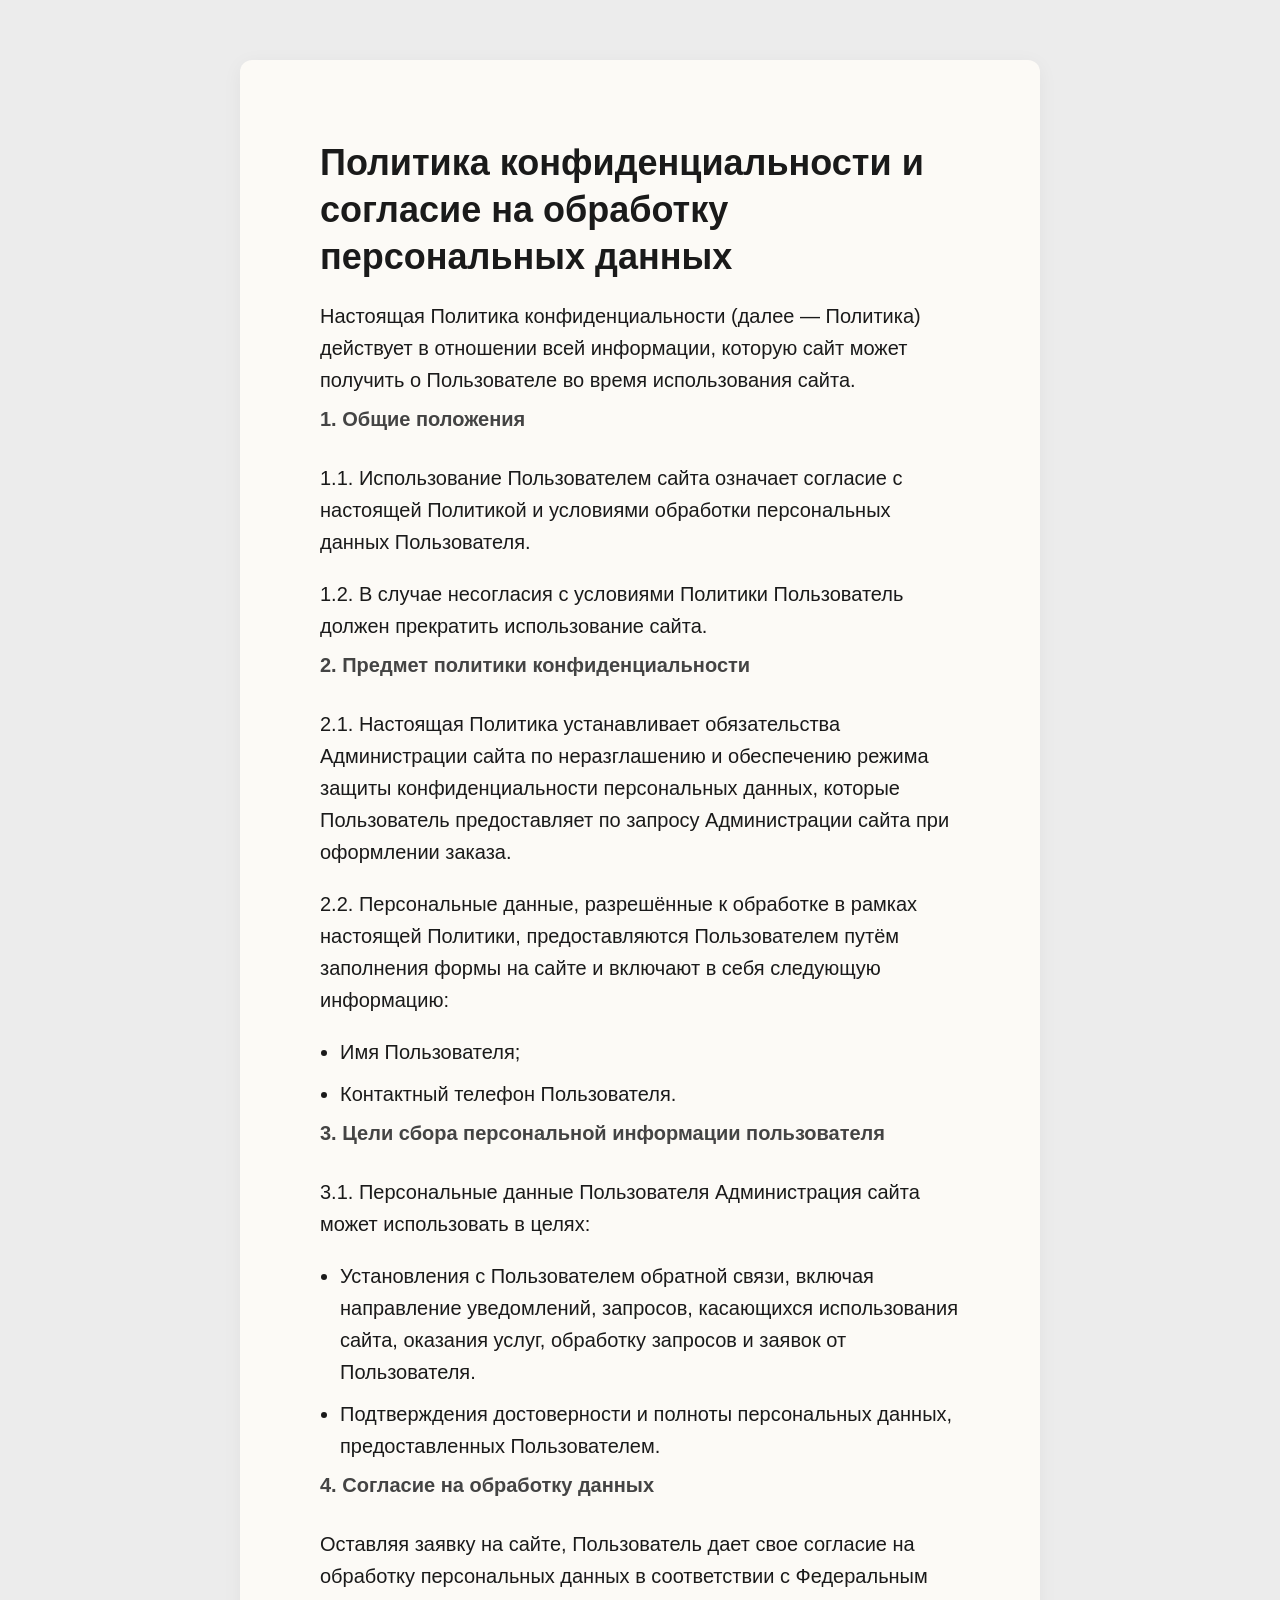
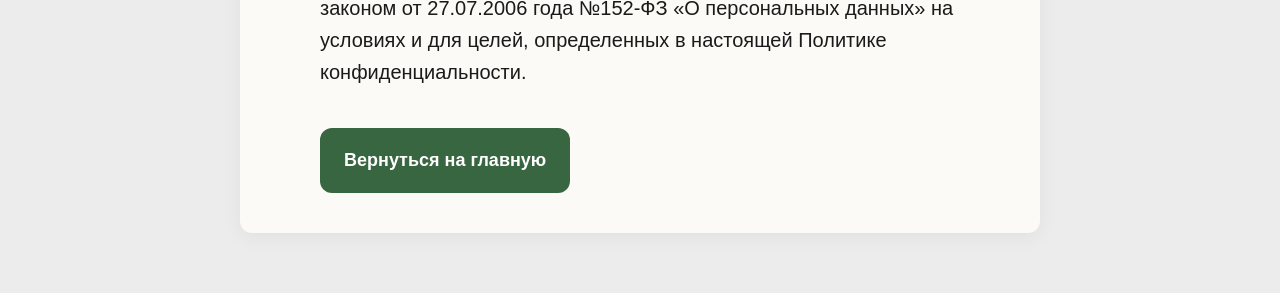
<file: policy.html>
<!DOCTYPE html>
<html lang="ru">
<head>
    <meta charset="UTF-8">
    <meta name="viewport" content="width=device-width, initial-scale=1.0">
    <title>Политика конфиденциальности</title>
    <link rel="stylesheet" href="style.css">
</head>
<body>

<div class="container" style="padding-top: 40px; padding-bottom: 40px;">
    <h1>Политика конфиденциальности и согласие на обработку персональных данных</h1>
    
    <p>Настоящая Политика конфиденциальности (далее — Политика) действует в отношении всей информации, которую сайт может получить о Пользователе во время использования сайта.</p>
    
    <h3>1. Общие положения</h3>
    <p>1.1. Использование Пользователем сайта означает согласие с настоящей Политикой и условиями обработки персональных данных Пользователя.</p>
    <p>1.2. В случае несогласия с условиями Политики Пользователь должен прекратить использование сайта.</p>
    
    <h3>2. Предмет политики конфиденциальности</h3>
    <p>2.1. Настоящая Политика устанавливает обязательства Администрации сайта по неразглашению и обеспечению режима защиты конфиденциальности персональных данных, которые Пользователь предоставляет по запросу Администрации сайта при оформлении заказа.</p>
    <p>2.2. Персональные данные, разрешённые к обработке в рамках настоящей Политики, предоставляются Пользователем путём заполнения формы на сайте и включают в себя следующую информацию:</p>
    <ul>
        <li>Имя Пользователя;</li>
        <li>Контактный телефон Пользователя.</li>
    </ul>

    <h3>3. Цели сбора персональной информации пользователя</h3>
    <p>3.1. Персональные данные Пользователя Администрация сайта может использовать в целях:</p>
    <ul>
        <li>Установления с Пользователем обратной связи, включая направление уведомлений, запросов, касающихся использования сайта, оказания услуг, обработку запросов и заявок от Пользователя.</li>
        <li>Подтверждения достоверности и полноты персональных данных, предоставленных Пользователем.</li>
    </ul>

    <h3>4. Согласие на обработку данных</h3>
    <p>Оставляя заявку на сайте, Пользователь дает свое согласие на обработку персональных данных в соответствии с Федеральным законом от 27.07.2006 года №152-ФЗ «О персональных данных» на условиях и для целей, определенных в настоящей Политике конфиденциальности.</p>

    <div style="margin-top: 40px;">
        <a href="index.html" class="btn" style="width: auto; min-width: 200px;">Вернуться на главную</a>
    </div>
</div>

</body>
</html>
</file>
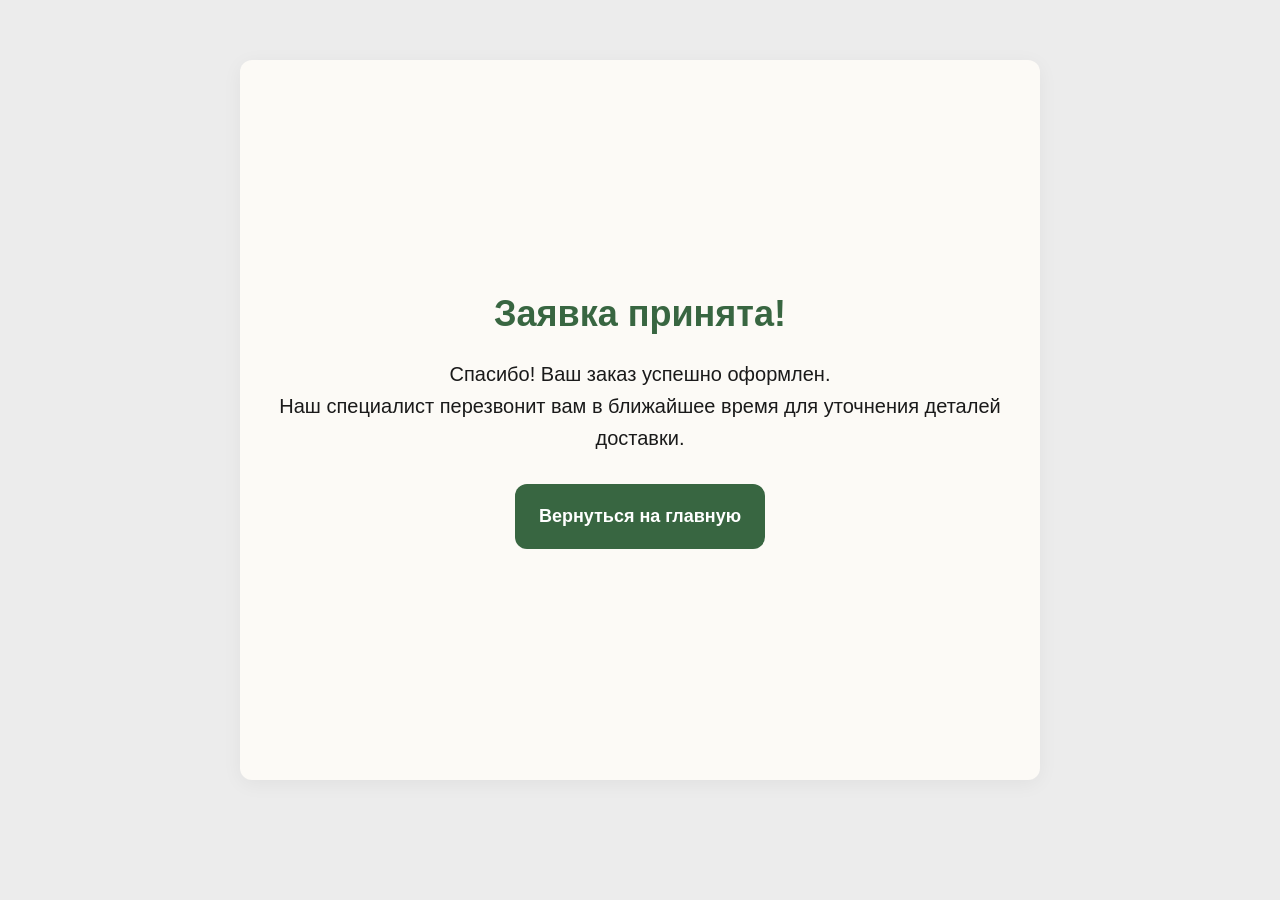
<file: thanks.html>
<!DOCTYPE html>
<html lang="ru">
<head>
    <meta charset="UTF-8">
    <meta name="viewport" content="width=device-width, initial-scale=1.0">
    <title>Спасибо за заявку | Саламандрекс</title>
    <link rel="stylesheet" href="style.css">
    <style>
        .thanks-container {
            text-align: center;
            padding: 80px 20px;
            min-height: 80vh;
            display: flex;
            flex-direction: column;
            justify-content: center;
            align-items: center;
        }
        .thanks-container h1 {
            margin-top: 0;
            color: var(--accent-color);
        }
        .thanks-container p {
            font-size: 20px;
            margin-bottom: 30px;
        }
    </style>
</head>
<body>

<div class="container thanks-container">
    <h1>Заявка принята!</h1>
    <p>Спасибо! Ваш заказ успешно оформлен.<br>Наш специалист перезвонит вам в ближайшее время для уточнения деталей доставки.</p>
    <a href="index.html" class="btn" style="width: auto; min-width: 200px;">Вернуться на главную</a>
</div>

</body>
</html>
</file>
<file: style.css>
:root {
  --bg-color: #fcfaf6;
  --text-color: #1a1a1a;
  --accent-color: #386641;
  --accent-hover: #2b4d31;
  --border-color: #e2dfd5;
  --button-text: #ffffff;
  --font-family: -apple-system, BlinkMacSystemFont, "Segoe UI", Roboto, Helvetica, Arial, sans-serif;
}

* {
  box-sizing: border-box;
  margin: 0;
  padding: 0;
}

body {
  font-family: var(--font-family);
  background-color: var(--bg-color);
  color: var(--text-color);
  font-size: 18px;
  line-height: 1.6;
  -webkit-font-smoothing: antialiased;
}

.container {
  width: 100%;
  max-width: 800px;
  margin: 0 auto;
  padding: 0 20px;
}

/* Typography */
h1, h2, h3 {
  line-height: 1.3;
  margin-bottom: 20px;
  color: var(--text-color);
}

h1 {
  font-size: 28px;
  font-weight: 800;
  margin-top: 40px;
}

h2 {
  font-size: 24px;
  font-weight: 700;
  margin-top: 50px;
  border-bottom: 1px solid var(--border-color);
  padding-bottom: 10px;
}

h3 {
  font-size: 20px;
  font-weight: 600;
  color: #444;
  margin-top: -10px;
  margin-bottom: 30px;
}

p {
  margin-bottom: 20px;
}

ul {
  margin-bottom: 20px;
  padding-left: 20px;
}

li {
  margin-bottom: 10px;
}

/* Images */
img {
  max-width: 100%;
  height: auto;
  border-radius: 8px;
  margin: 20px 0;
  display: block;
}

/* Buttons */
.btn {
  display: inline-block;
  background-color: var(--accent-color);
  color: var(--button-text);
  text-decoration: none;
  text-align: center;
  font-size: 18px;
  font-weight: 600;
  padding: 18px 24px;
  border-radius: 12px;
  border: none;
  cursor: pointer;
  min-height: 56px;
  width: 100%;
  transition: background-color 0.2s, transform 0.1s;
}

.btn:hover, .btn:active {
  background-color: var(--accent-hover);
}

.btn:active {
  transform: translateY(2px);
}

.btn-wrapper {
  margin: 30px 0;
  text-align: center;
}

/* Sticky Button */
.sticky-btn-wrapper {
  position: fixed;
  bottom: 0;
  left: 0;
  width: 100%;
  background: linear-gradient(transparent, var(--bg-color) 40%);
  padding: 20px;
  z-index: 100;
  opacity: 0;
  transform: translateY(100%);
  transition: opacity 0.3s, transform 0.3s;
  pointer-events: none;
}

.sticky-btn-wrapper.visible {
  opacity: 1;
  transform: translateY(0);
  pointer-events: auto;
}

.sticky-btn-wrapper .btn {
  box-shadow: 0 4px 15px rgba(0,0,0,0.2);
}

/* Form */
.form-section {
  background-color: #f0eee7;
  padding: 40px 20px;
  border-radius: 16px;
  margin: 40px 0;
  text-align: center;
}

.form-group {
  margin-bottom: 20px;
  text-align: left;
}

label {
  display: block;
  font-size: 16px;
  font-weight: 600;
  margin-bottom: 8px;
}

input[type="text"],
input[type="tel"] {
  width: 100%;
  height: 56px;
  padding: 0 16px;
  font-size: 18px;
  border: 1px solid #ccc;
  border-radius: 8px;
  font-family: inherit;
  transition: border-color 0.2s;
}

input[type="text"]:focus,
input[type="tel"]:focus {
  outline: none;
  border-color: var(--accent-color);
  box-shadow: 0 0 0 2px rgba(56, 102, 65, 0.2);
}

.error-message {
  color: #d32f2f;
  font-size: 14px;
  margin-top: 5px;
  display: none;
}

input.error {
  border-color: #d32f2f;
}

.consent-text {
  font-size: 12px;
  color: #666;
  margin-top: 15px;
  line-height: 1.4;
}

.consent-text a {
  color: #666;
  text-decoration: underline;
}

/* FAQ Accordion */
.faq-item {
  border: 1px solid var(--border-color);
  border-radius: 8px;
  margin-bottom: 15px;
  background: #fff;
}

.faq-question {
  padding: 18px 20px;
  font-size: 18px;
  font-weight: 600;
  cursor: pointer;
  display: flex;
  justify-content: space-between;
  align-items: center;
}

.faq-question::after {
  content: '+';
  font-size: 24px;
  color: var(--accent-color);
  transition: transform 0.2s;
}

.faq-item.active .faq-question::after {
  transform: rotate(45deg);
}

.faq-answer {
  padding: 0 20px;
  max-height: 0;
  overflow: hidden;
  transition: max-height 0.3s ease-out, padding 0.3s ease-out;
  color: #444;
}

.faq-item.active .faq-answer {
  padding-bottom: 18px;
  max-height: 500px;
}

/* Footer */
footer {
  margin-top: 60px;
  padding: 40px 0;
  border-top: 1px solid var(--border-color);
  font-size: 14px;
  color: #666;
  text-align: center;
}

footer p {
  margin-bottom: 10px;
}

footer a {
  color: #666;
  text-decoration: underline;
}

.disclaimer {
  font-weight: 600;
  margin-bottom: 20px;
}

/* Responsive */
@media (min-width: 481px) {
  body {
    padding: 20px 0;
  }
  .container {
    padding: 0 40px;
  }
}

@media (min-width: 1025px) {
  body {
    font-size: 20px;
    background-color: #ececec; /* slightly darker body bg */
  }
  .container {
    background-color: var(--bg-color); /* real content bg */
    padding: 40px 80px;
    border-radius: 12px;
    box-shadow: 0 4px 20px rgba(0,0,0,0.05);
    margin-top: 40px;
    margin-bottom: 40px;
  }
  h1 {
    font-size: 36px;
  }
  h2 {
    font-size: 28px;
  }
  .sticky-btn-wrapper {
    display: none; /* No sticky button on desktop */
  }
  .btn {
    width: auto;
    min-width: 250px;
  }
}
</file>
